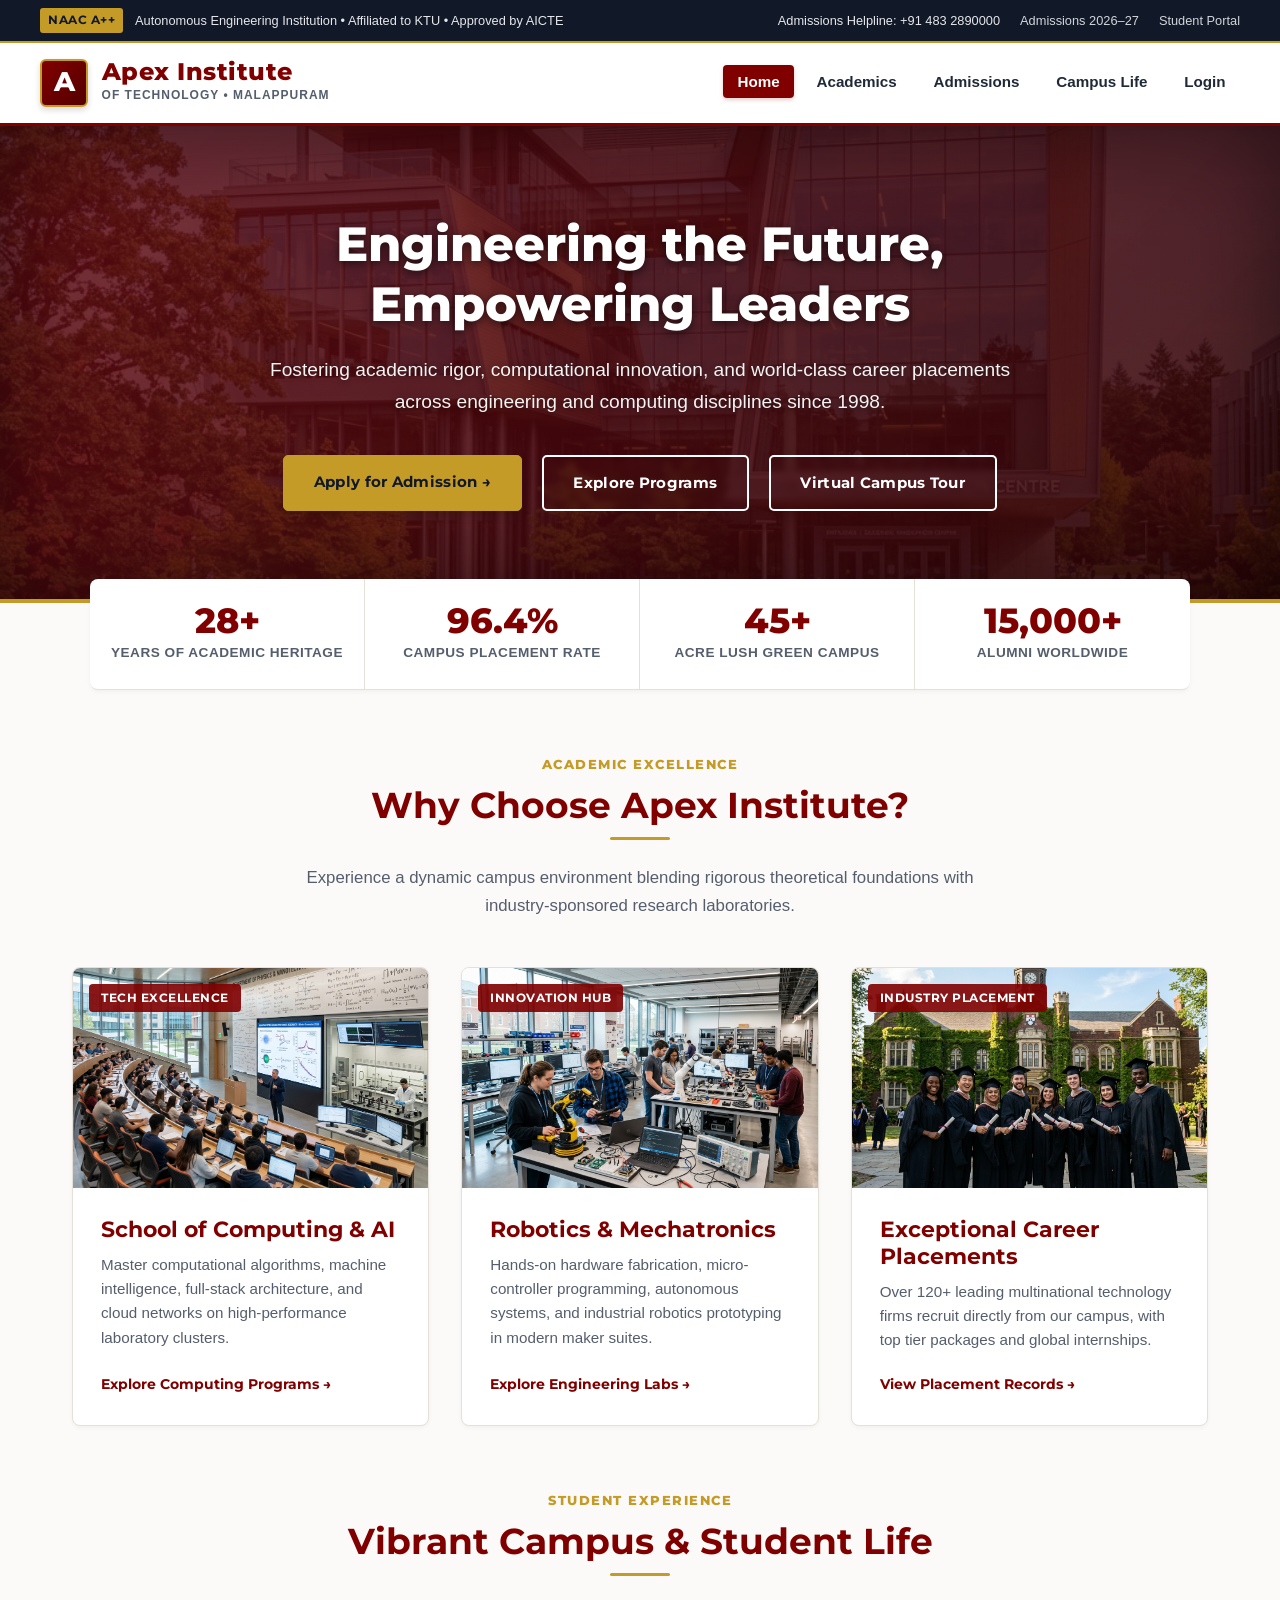
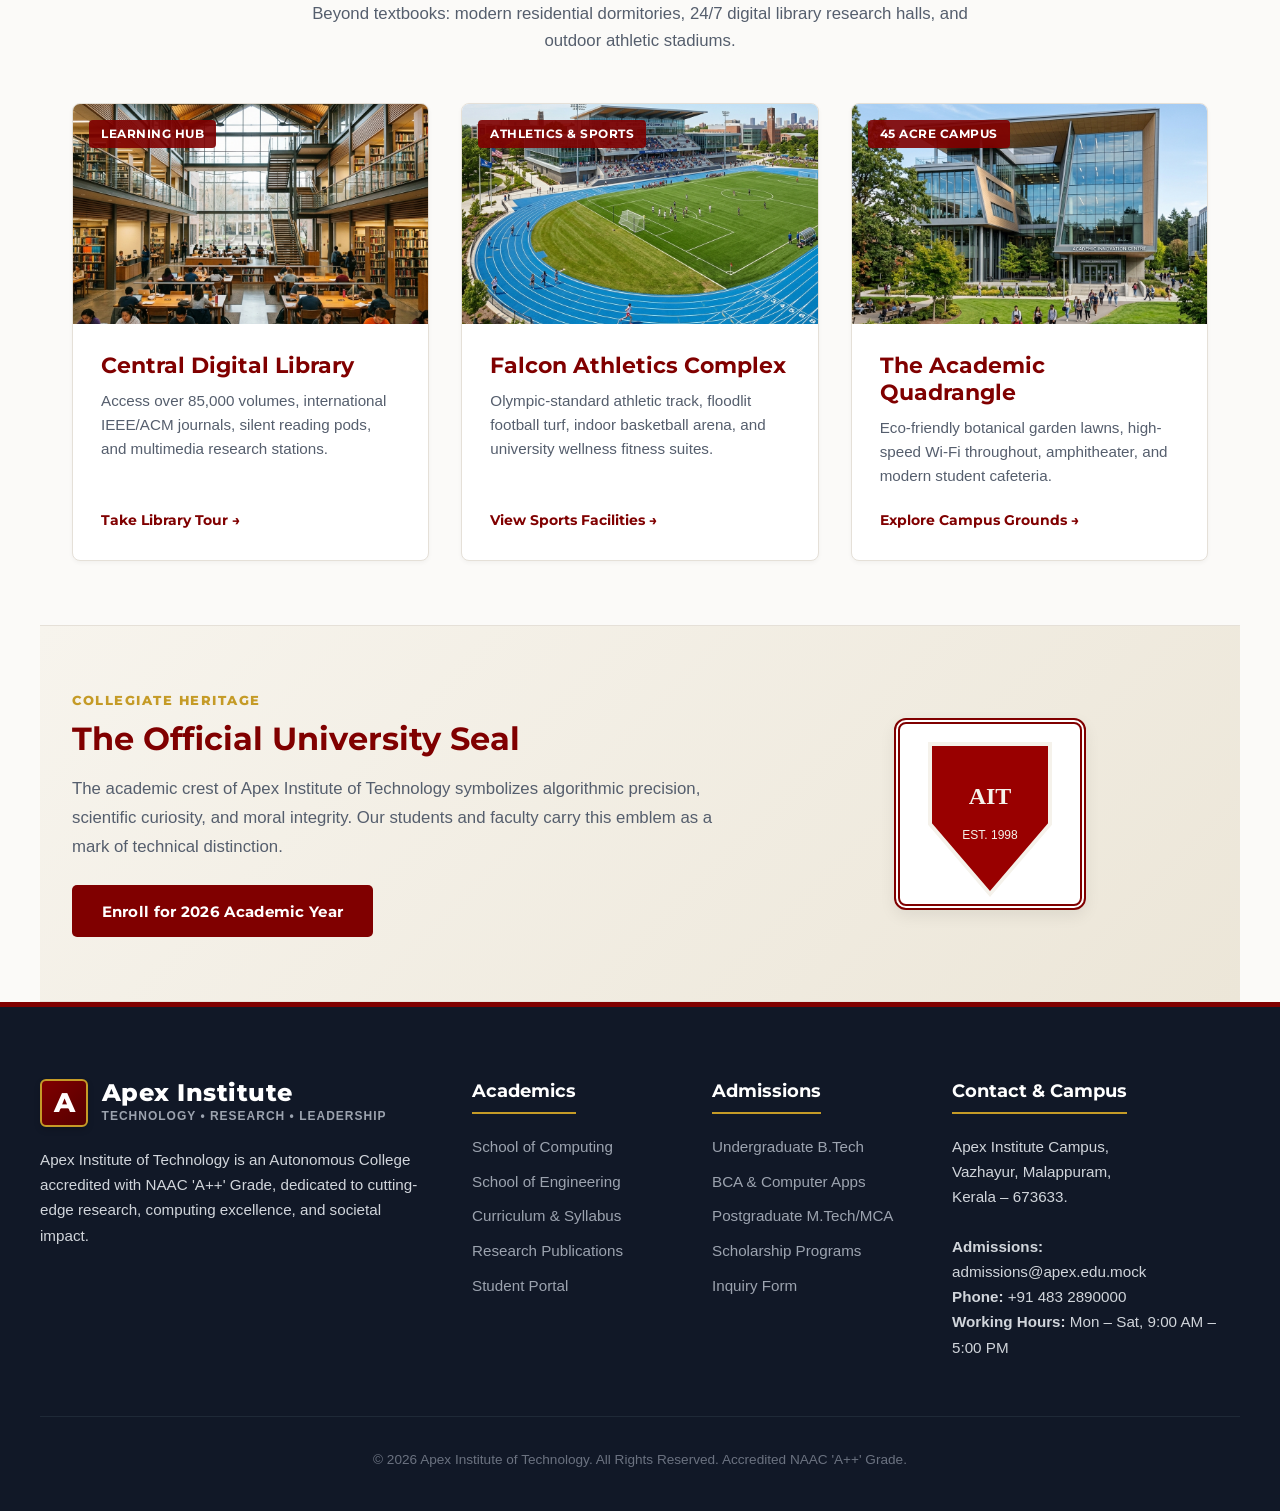
<file: index.html>
<!DOCTYPE html>
<html lang="en">
<head>
  <meta charset="UTF-8">
  <meta name="viewport" content="width=device-width, initial-scale=1.0">
  <title>Apex Institute of Technology | Autonomous Engineering &amp; Computing College</title>
  <link rel="stylesheet" href="style.css">
</head>
<body>

  <!-- Top Notice / University Accreditation Ribbon -->
  <div class="top-notice-bar">
    <div class="top-notice-content">
      <div class="top-notice-badges">
        <span class="accred-badge">NAAC A++</span>
        <span>Autonomous Engineering Institution &bull; Affiliated to KTU &bull; Approved by AICTE</span>
      </div>
      <div class="top-quick-links">
        <span>Admissions Helpline: +91 483 2890000</span>
        <a href="admissions.html">Admissions 2026–27</a>
        <a href="login.html">Student Portal</a>
      </div>
    </div>
  </div>

  <!-- Header -->
  <header>
    <div class="nav-container">
      <a href="index.html" class="logo" id="header-logo">
        <div class="logo-icon">A</div>
        <div class="logo-text-group">
          <span class="logo-text">Apex Institute</span>
          <span class="logo-tagline">Of Technology &bull; Malappuram</span>
        </div>
      </a>
      <nav aria-label="Main Navigation">
        <ul class="nav-links">
          <li><a href="index.html" class="active" id="nav-home">Home</a></li>
          <li><a href="academics.html" id="nav-academics">Academics</a></li>
          <li><a href="admissions.html" id="nav-admissions">Admissions</a></li>
          <li><a href="campus.html" id="nav-campus">Campus Life</a></li>
          <li><a href="login.html" id="nav-login">Login</a></li>
        </ul>
      </nav>
    </div>
  </header>

  <!-- Hero Section with Campus Photography -->
  <section class="hero" aria-label="Welcome Banner">
    <h1>Engineering the Future,<br>Empowering Leaders</h1>
    <p>Fostering academic rigor, computational innovation, and world-class career placements across engineering and computing disciplines since 1998.</p>
    <div class="hero-btns">
      <a href="admissions.html" class="btn btn-primary" id="hero-btn-apply">Apply for Admission &rarr;</a>
      <a href="academics.html" class="btn btn-outline" id="hero-btn-courses">Explore Programs</a>
      <a href="campus.html" class="btn btn-outline" id="hero-btn-campus">Virtual Campus Tour</a>
    </div>
  </section>

  <!-- Fast Facts / Collegiate Stats Strip -->
  <div class="stats-strip">
    <div class="stats-strip-grid">
      <div class="stat-strip-item">
        <div class="stat-strip-num">28+</div>
        <div class="stat-strip-label">Years of Academic Heritage</div>
      </div>
      <div class="stat-strip-item">
        <div class="stat-strip-num">96.4%</div>
        <div class="stat-strip-label">Campus Placement Rate</div>
      </div>
      <div class="stat-strip-item">
        <div class="stat-strip-num">45+</div>
        <div class="stat-strip-label">Acre Lush Green Campus</div>
      </div>
      <div class="stat-strip-item">
        <div class="stat-strip-num">15,000+</div>
        <div class="stat-strip-label">Alumni Worldwide</div>
      </div>
    </div>
  </div>

  <main>
    <!-- Section 1: Academic & Research Excellence with Photos -->
    <section class="section" aria-label="Key Highlights">
      <div class="section-header">
        <span class="section-tag">Academic Excellence</span>
        <h2 class="section-title">Why Choose Apex Institute?</h2>
        <p class="section-subtitle">Experience a dynamic campus environment blending rigorous theoretical foundations with industry-sponsored research laboratories.</p>
      </div>
      
      <div class="grid-three">
        <!-- Feature Photo Card 1: Computing -->
        <div class="photo-card" id="card-computing">
          <div class="photo-card-img-wrapper">
            <img src="photos/classroom.png" alt="Advanced Computer Science Lab Workstations at Apex Institute">
            <span class="photo-card-badge">Tech Excellence</span>
          </div>
          <div class="photo-card-body">
            <h3>School of Computing &amp; AI</h3>
            <p>Master computational algorithms, machine intelligence, full-stack architecture, and cloud networks on high-performance laboratory clusters.</p>
            <a href="academics.html" class="photo-card-link">Explore Computing Programs &rarr;</a>
          </div>
        </div>

        <!-- Feature Photo Card 2: Robotics & Engineering -->
        <div class="photo-card" id="card-research">
          <div class="photo-card-img-wrapper">
            <img src="photos/robotics_lab.jpg" alt="Robotics and Engineering Research Lab at Apex Institute">
            <span class="photo-card-badge">Innovation Hub</span>
          </div>
          <div class="photo-card-body">
            <h3>Robotics &amp; Mechatronics</h3>
            <p>Hands-on hardware fabrication, micro-controller programming, autonomous systems, and industrial robotics prototyping in modern maker suites.</p>
            <a href="academics.html" class="photo-card-link">Explore Engineering Labs &rarr;</a>
          </div>
        </div>

        <!-- Feature Photo Card 3: Placements & Graduation -->
        <div class="photo-card" id="card-placements">
          <div class="photo-card-img-wrapper">
            <img src="photos/convocation.jpg" alt="Graduation Convocation Ceremony at Apex Institute">
            <span class="photo-card-badge">Industry Placement</span>
          </div>
          <div class="photo-card-body">
            <h3>Exceptional Career Placements</h3>
            <p>Over 120+ leading multinational technology firms recruit directly from our campus, with top tier packages and global internships.</p>
            <a href="admissions.html" class="photo-card-link">View Placement Records &rarr;</a>
          </div>
        </div>
      </div>
    </section>

    <!-- Section 2: Campus Life Highlights with Photo Teasers -->
    <section class="section" style="padding-top: 0;" aria-label="Campus Life Overview">
      <div class="section-header">
        <span class="section-tag">Student Experience</span>
        <h2 class="section-title">Vibrant Campus &amp; Student Life</h2>
        <p class="section-subtitle">Beyond textbooks: modern residential dormitories, 24/7 digital library research halls, and outdoor athletic stadiums.</p>
      </div>

      <div class="grid-three">
        <div class="photo-card">
          <div class="photo-card-img-wrapper">
            <img src="photos/library.png" alt="AIT Central Digital Library">
            <span class="photo-card-badge">Learning Hub</span>
          </div>
          <div class="photo-card-body">
            <h3>Central Digital Library</h3>
            <p>Access over 85,000 volumes, international IEEE/ACM journals, silent reading pods, and multimedia research stations.</p>
            <a href="campus.html" class="photo-card-link">Take Library Tour &rarr;</a>
          </div>
        </div>

        <div class="photo-card">
          <div class="photo-card-img-wrapper">
            <img src="photos/sports.png" alt="Apex Falcon Athletics Sports Complex">
            <span class="photo-card-badge">Athletics &amp; Sports</span>
          </div>
          <div class="photo-card-body">
            <h3>Falcon Athletics Complex</h3>
            <p>Olympic-standard athletic track, floodlit football turf, indoor basketball arena, and university wellness fitness suites.</p>
            <a href="campus.html" class="photo-card-link">View Sports Facilities &rarr;</a>
          </div>
        </div>

        <div class="photo-card">
          <div class="photo-card-img-wrapper">
            <img src="photos/campus_hero.png" alt="Apex Quadrangle Campus Architecture">
            <span class="photo-card-badge">45 Acre Campus</span>
          </div>
          <div class="photo-card-body">
            <h3>The Academic Quadrangle</h3>
            <p>Eco-friendly botanical garden lawns, high-speed Wi-Fi throughout, amphitheater, and modern student cafeteria.</p>
            <a href="campus.html" class="photo-card-link">Explore Campus Grounds &rarr;</a>
          </div>
        </div>
      </div>
    </section>

    <!-- Section 3: University Seal on Canvas -->
    <section class="section canvas-section" aria-label="University Emblem">
      <div class="canvas-container">
        <div class="canvas-info">
          <span class="section-tag">Collegiate Heritage</span>
          <h2>The Official University Seal</h2>
          <p>The academic crest of Apex Institute of Technology symbolizes algorithmic precision, scientific curiosity, and moral integrity. Our students and faculty carry this emblem as a mark of technical distinction.</p>
          <div style="margin-top: 1rem;">
            <a href="admissions.html" class="btn btn-maroon">Enroll for 2026 Academic Year</a>
          </div>
        </div>
        <div class="canvas-visual">
          <canvas id="academic-shield" width="180" height="180" aria-label="Apex Academic Seal Shield">
            Apex Crest
          </canvas>
        </div>
      </div>
    </section>
  </main>

  <!-- Rich University Footer -->
  <footer>
    <div class="footer-container">
      <div class="footer-grid">
        <div class="footer-col">
          <div class="footer-logo">
            <div class="logo-icon">A</div>
            <div class="logo-text-group">
              <span class="logo-text">Apex Institute</span>
              <span class="logo-tagline" style="color: #9ca3af;">Technology &bull; Research &bull; Leadership</span>
            </div>
          </div>
          <p>Apex Institute of Technology is an Autonomous College accredited with NAAC 'A++' Grade, dedicated to cutting-edge research, computing excellence, and societal impact.</p>
        </div>

        <div class="footer-col">
          <h4>Academics</h4>
          <ul class="footer-links">
            <li><a href="academics.html">School of Computing</a></li>
            <li><a href="academics.html">School of Engineering</a></li>
            <li><a href="academics.html">Curriculum &amp; Syllabus</a></li>
            <li><a href="academics.html">Research Publications</a></li>
            <li><a href="login.html">Student Portal</a></li>
          </ul>
        </div>

        <div class="footer-col">
          <h4>Admissions</h4>
          <ul class="footer-links">
            <li><a href="admissions.html">Undergraduate B.Tech</a></li>
            <li><a href="admissions.html">BCA &amp; Computer Apps</a></li>
            <li><a href="admissions.html">Postgraduate M.Tech/MCA</a></li>
            <li><a href="admissions.html">Scholarship Programs</a></li>
            <li><a href="admissions.html">Inquiry Form</a></li>
          </ul>
        </div>

        <div class="footer-col">
          <h4>Contact &amp; Campus</h4>
          <p>
            Apex Institute Campus,<br>
            Vazhayur, Malappuram,<br>
            Kerala &ndash; 673633.<br><br>
            <strong>Admissions:</strong> admissions@apex.edu.mock<br>
            <strong>Phone:</strong> +91 483 2890000<br>
            <strong>Working Hours:</strong> Mon &ndash; Sat, 9:00 AM &ndash; 5:00 PM
          </p>
        </div>
      </div>
      <div class="footer-bottom">
        <p>&copy; 2026 Apex Institute of Technology. All Rights Reserved. Accredited NAAC 'A++' Grade.</p>
      </div>
    </div>
  </footer>

  <script src="jquery-3.7.1.min.js"></script>
  <script src="main.js"></script>
</body>
</html>
</file>
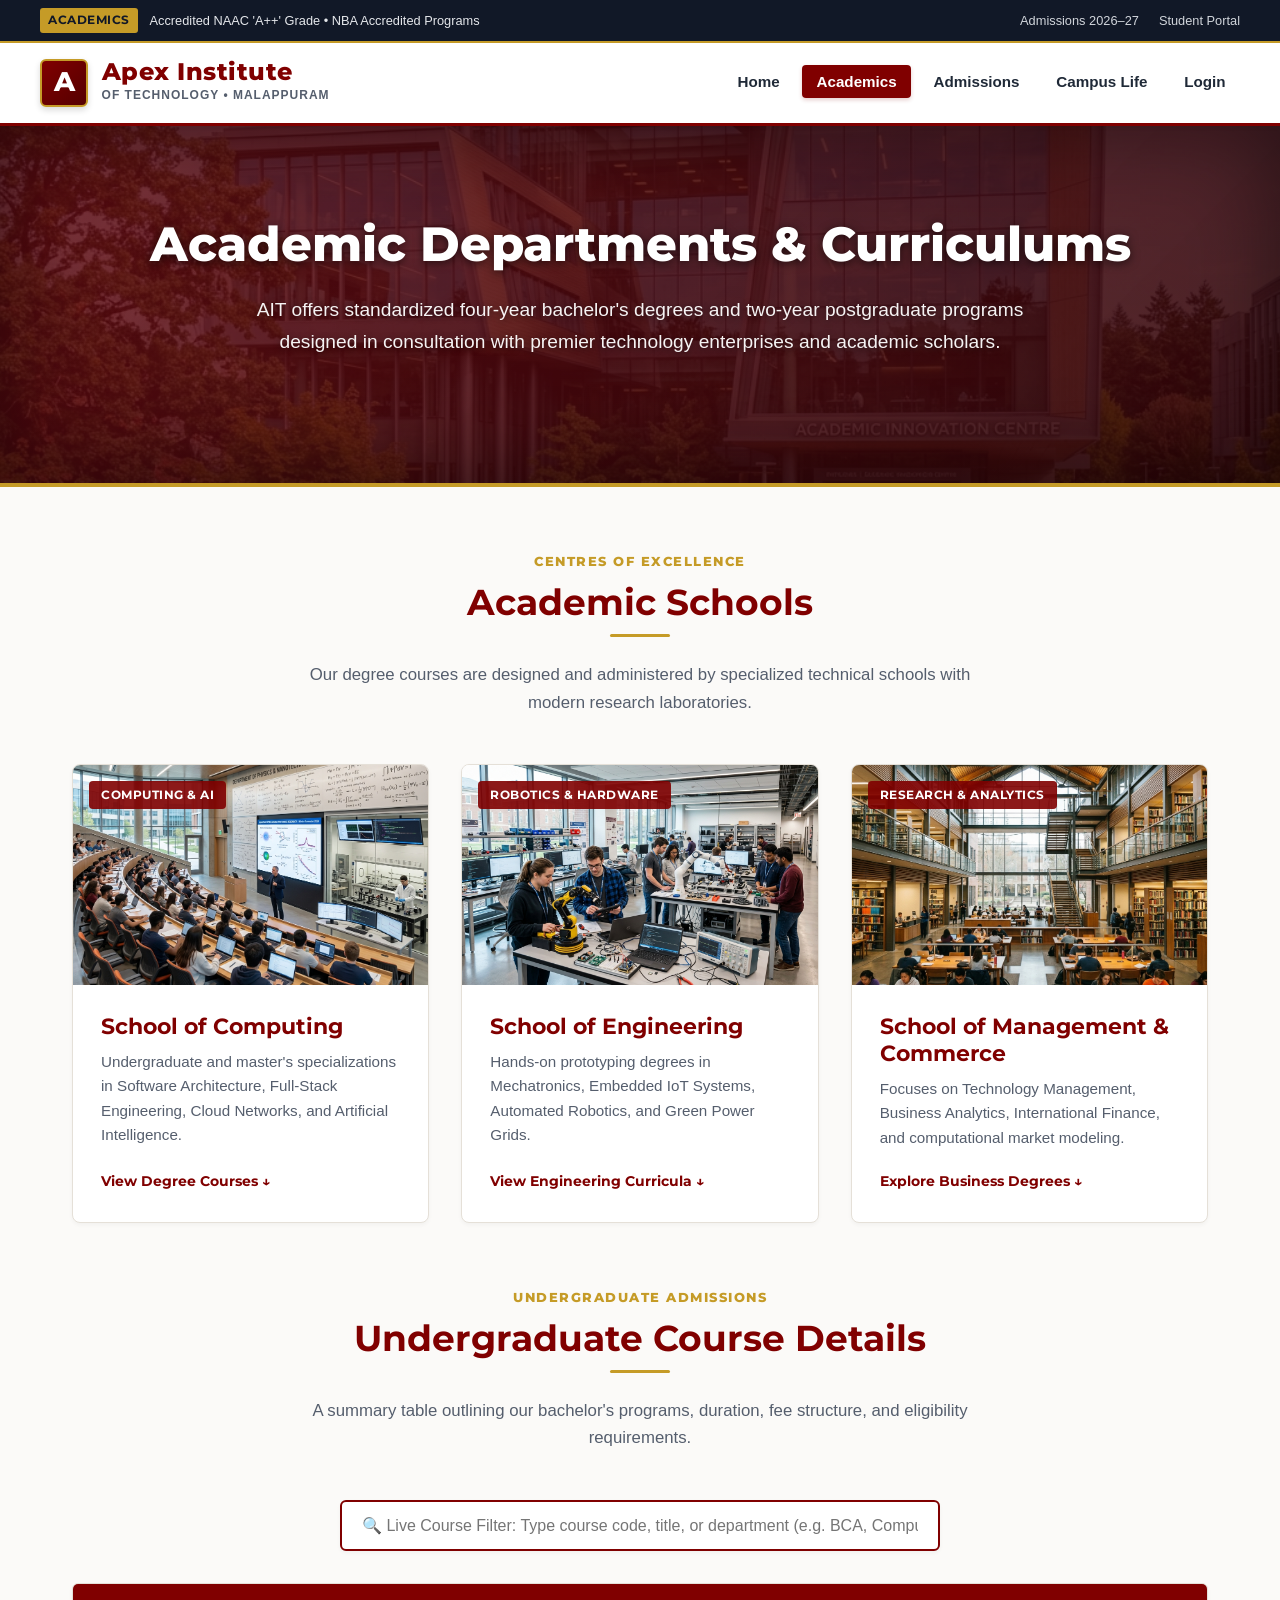
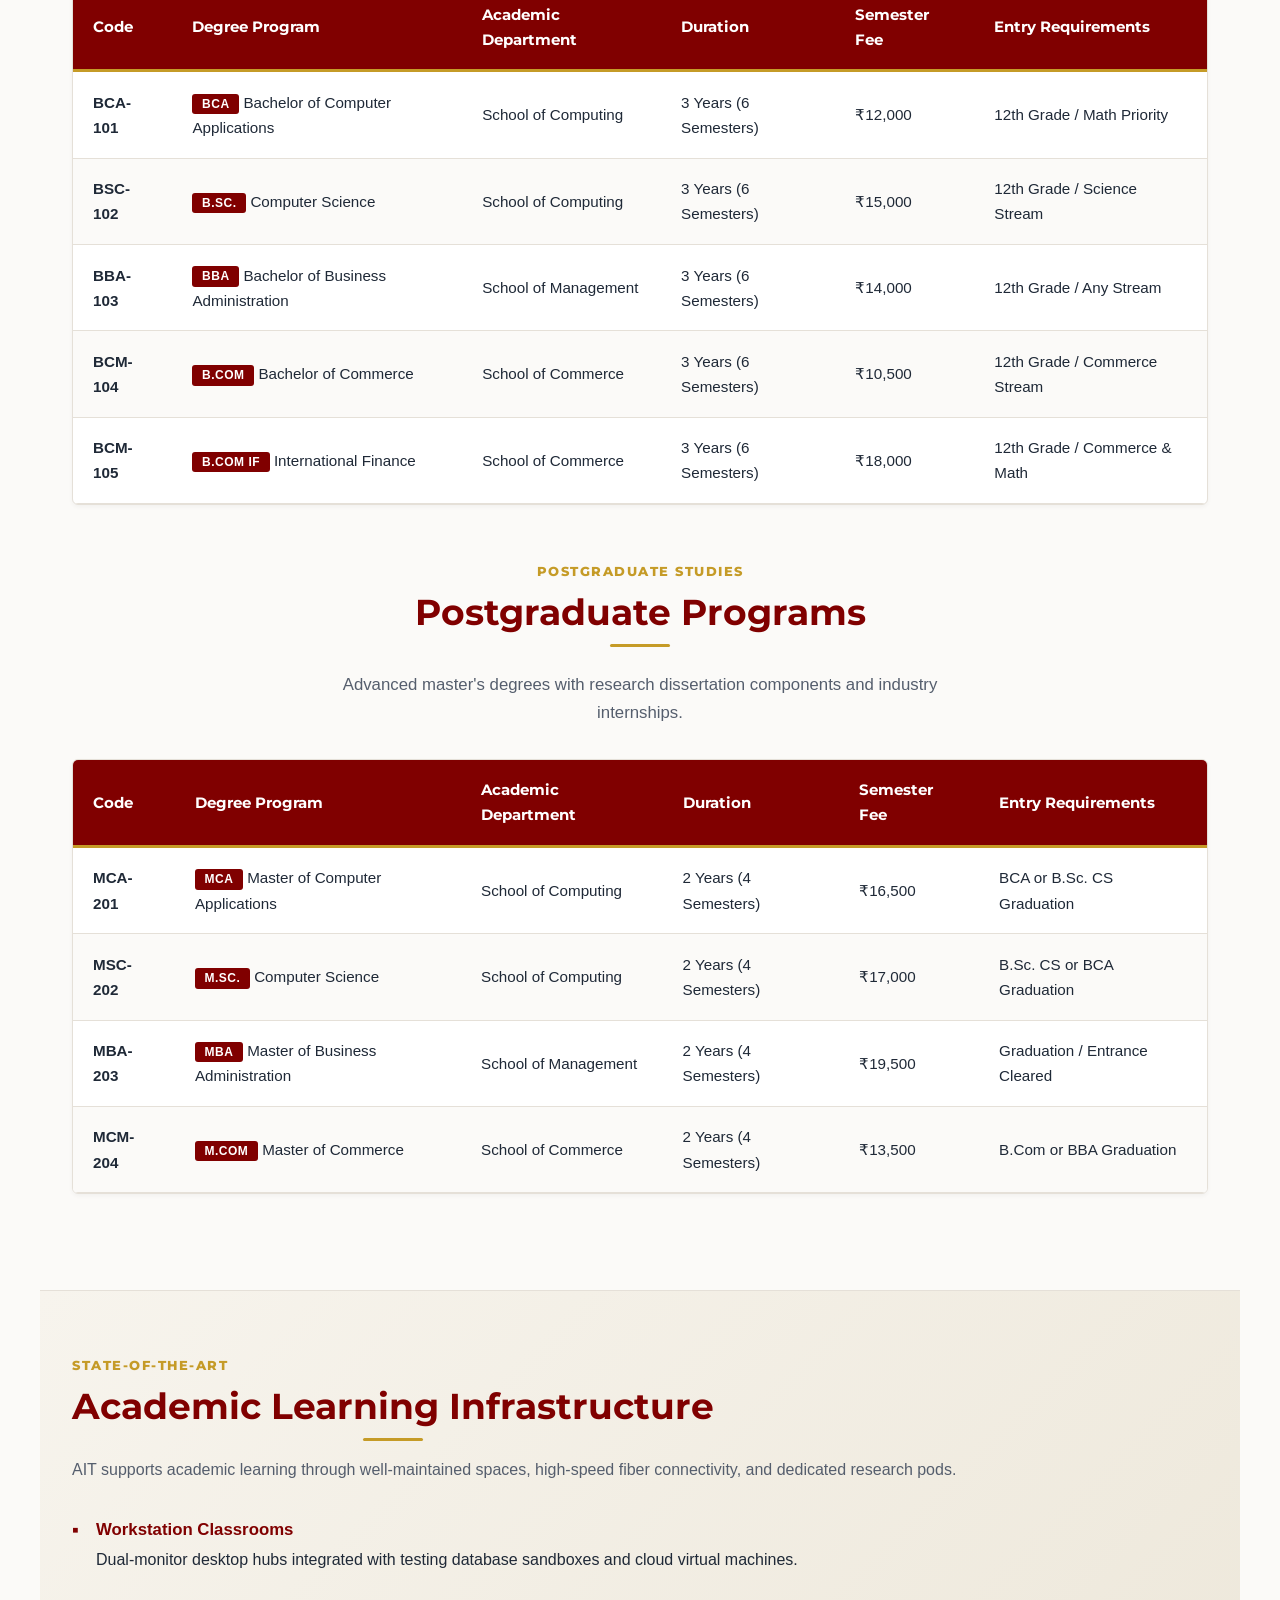
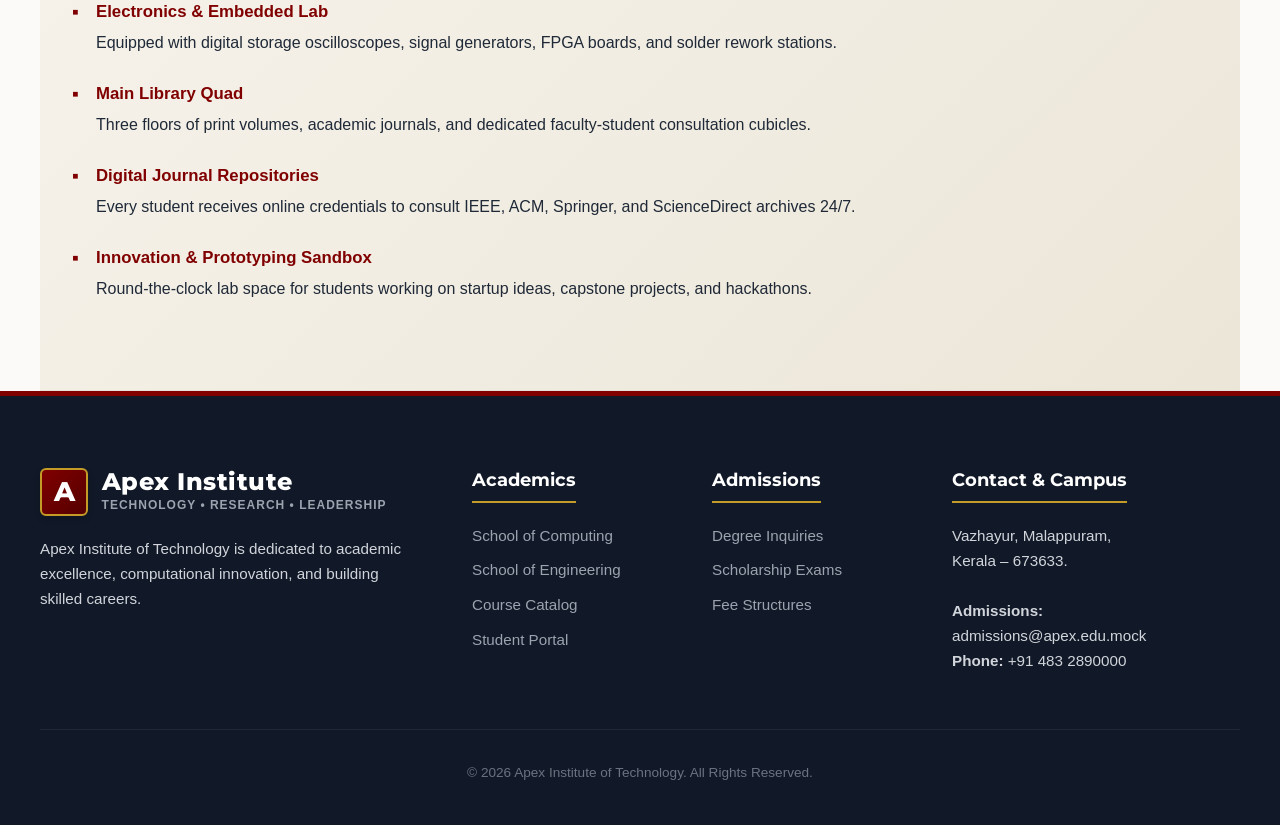
<file: academics.html>
<!DOCTYPE html>
<html lang="en">
<head>
  <meta charset="UTF-8">
  <meta name="viewport" content="width=device-width, initial-scale=1.0">
  <title>Academics &amp; Degree Programs | Apex Institute of Technology</title>
  <link rel="stylesheet" href="style.css">
</head>
<body>

  <!-- Top Notice Ribbon -->
  <div class="top-notice-bar">
    <div class="top-notice-content">
      <div class="top-notice-badges">
        <span class="accred-badge">Academics</span>
        <span>Accredited NAAC 'A++' Grade &bull; NBA Accredited Programs</span>
      </div>
      <div class="top-quick-links">
        <a href="admissions.html">Admissions 2026–27</a>
        <a href="login.html">Student Portal</a>
      </div>
    </div>
  </div>

  <header>
    <div class="nav-container">
      <a href="index.html" class="logo" id="header-logo">
        <div class="logo-icon">A</div>
        <div class="logo-text-group">
          <span class="logo-text">Apex Institute</span>
          <span class="logo-tagline">Of Technology &bull; Malappuram</span>
        </div>
      </a>
      <nav aria-label="Main Navigation">
        <ul class="nav-links">
          <li><a href="index.html" id="nav-home">Home</a></li>
          <li><a href="academics.html" class="active" id="nav-academics">Academics</a></li>
          <li><a href="admissions.html" id="nav-admissions">Admissions</a></li>
          <li><a href="campus.html" id="nav-campus">Campus Life</a></li>
          <li><a href="login.html" id="nav-login">Login</a></li>
        </ul>
      </nav>
    </div>
  </header>

  <section class="hero" aria-label="Academics Header">
    <h1>Academic Departments &amp; Curriculums</h1>
    <p>AIT offers standardized four-year bachelor's degrees and two-year postgraduate programs designed in consultation with premier technology enterprises and academic scholars.</p>
  </section>

  <main>
    <!-- Section 1: Academic Schools with Photography -->
    <section class="section" aria-label="Our Departments">
      <div class="section-header">
        <span class="section-tag">Centres of Excellence</span>
        <h2 class="section-title">Academic Schools</h2>
        <p class="section-subtitle">Our degree courses are designed and administered by specialized technical schools with modern research laboratories.</p>
      </div>
      
      <div class="grid-three">
        <div class="photo-card" id="school-computing">
          <div class="photo-card-img-wrapper">
            <img src="photos/classroom.png" alt="School of Computing at Apex Institute">
            <span class="photo-card-badge">Computing &amp; AI</span>
          </div>
          <div class="photo-card-body">
            <h3>School of Computing</h3>
            <p>Undergraduate and master's specializations in Software Architecture, Full-Stack Engineering, Cloud Networks, and Artificial Intelligence.</p>
            <a href="#ug-programs-table" class="photo-card-link">View Degree Courses &darr;</a>
          </div>
        </div>
        
        <div class="photo-card" id="school-engineering">
          <div class="photo-card-img-wrapper">
            <img src="photos/robotics_lab.jpg" alt="School of Engineering and Robotics Hub">
            <span class="photo-card-badge">Robotics &amp; Hardware</span>
          </div>
          <div class="photo-card-body">
            <h3>School of Engineering</h3>
            <p>Hands-on prototyping degrees in Mechatronics, Embedded IoT Systems, Automated Robotics, and Green Power Grids.</p>
            <a href="#ug-programs-table" class="photo-card-link">View Engineering Curricula &darr;</a>
          </div>
        </div>
        
        <div class="photo-card" id="school-design">
          <div class="photo-card-img-wrapper">
            <img src="photos/library.png" alt="School of Research and Digital Library">
            <span class="photo-card-badge">Research &amp; Analytics</span>
          </div>
          <div class="photo-card-body">
            <h3>School of Management &amp; Commerce</h3>
            <p>Focuses on Technology Management, Business Analytics, International Finance, and computational market modeling.</p>
            <a href="#ug-programs-table" class="photo-card-link">Explore Business Degrees &darr;</a>
          </div>
        </div>
      </div>
    </section>

    <!-- Section 2: Undergraduate Table with Search Filter -->
    <section class="section" style="padding-top: 0;" aria-label="Program List">
      <div class="section-header">
        <span class="section-tag">Undergraduate Admissions</span>
        <h2 class="section-title">Undergraduate Course Details</h2>
        <p class="section-subtitle">A summary table outlining our bachelor's programs, duration, fee structure, and eligibility requirements.</p>
      </div>
      
      <div style="margin-bottom: 2rem; text-align: center;">
        <input type="text" id="course-search" placeholder="🔍 Live Course Filter: Type course code, title, or department (e.g. BCA, Computing)..." style="width: 100%; max-width: 600px; padding: 0.9rem 1.25rem; border: 2px solid var(--primary-color); border-radius: 6px; font-size: 1rem; box-shadow: var(--shadow-sm);">
      </div>

      <div class="table-container">
        <table id="ug-programs-table">
          <thead>
            <tr>
              <th scope="col">Code</th>
              <th scope="col">Degree Program</th>
              <th scope="col">Academic Department</th>
              <th scope="col">Duration</th>
              <th scope="col">Semester Fee</th>
              <th scope="col">Entry Requirements</th>
            </tr>
          </thead>
          <tbody>
            <tr>
              <td><strong>BCA-101</strong></td>
              <td><span class="badge-program">BCA</span> Bachelor of Computer Applications</td>
              <td>School of Computing</td>
              <td>3 Years (6 Semesters)</td>
              <td>₹12,000</td>
              <td>12th Grade / Math Priority</td>
            </tr>
            <tr>
              <td><strong>BSC-102</strong></td>
              <td><span class="badge-program">B.Sc.</span> Computer Science</td>
              <td>School of Computing</td>
              <td>3 Years (6 Semesters)</td>
              <td>₹15,000</td>
              <td>12th Grade / Science Stream</td>
            </tr>
            <tr>
              <td><strong>BBA-103</strong></td>
              <td><span class="badge-program">BBA</span> Bachelor of Business Administration</td>
              <td>School of Management</td>
              <td>3 Years (6 Semesters)</td>
              <td>₹14,000</td>
              <td>12th Grade / Any Stream</td>
            </tr>
            <tr>
              <td><strong>BCM-104</strong></td>
              <td><span class="badge-program">B.Com</span> Bachelor of Commerce</td>
              <td>School of Commerce</td>
              <td>3 Years (6 Semesters)</td>
              <td>₹10,500</td>
              <td>12th Grade / Commerce Stream</td>
            </tr>
            <tr>
              <td><strong>BCM-105</strong></td>
              <td><span class="badge-program">B.Com IF</span> International Finance</td>
              <td>School of Commerce</td>
              <td>3 Years (6 Semesters)</td>
              <td>₹18,000</td>
              <td>12th Grade / Commerce &amp; Math</td>
            </tr>
          </tbody>
        </table>
      </div>

      <!-- Section 3: Postgraduate Programs -->
      <div class="section-header" style="margin-top: 3.5rem; margin-bottom: 2rem;">
        <span class="section-tag">Postgraduate Studies</span>
        <h2 class="section-title">Postgraduate Programs</h2>
        <p class="section-subtitle">Advanced master's degrees with research dissertation components and industry internships.</p>
      </div>

      <div class="table-container">
        <table id="pg-programs-table">
          <thead>
            <tr>
              <th scope="col">Code</th>
              <th scope="col">Degree Program</th>
              <th scope="col">Academic Department</th>
              <th scope="col">Duration</th>
              <th scope="col">Semester Fee</th>
              <th scope="col">Entry Requirements</th>
            </tr>
          </thead>
          <tbody>
            <tr>
              <td><strong>MCA-201</strong></td>
              <td><span class="badge-program">MCA</span> Master of Computer Applications</td>
              <td>School of Computing</td>
              <td>2 Years (4 Semesters)</td>
              <td>₹16,500</td>
              <td>BCA or B.Sc. CS Graduation</td>
            </tr>
            <tr>
              <td><strong>MSC-202</strong></td>
              <td><span class="badge-program">M.Sc.</span> Computer Science</td>
              <td>School of Computing</td>
              <td>2 Years (4 Semesters)</td>
              <td>₹17,000</td>
              <td>B.Sc. CS or BCA Graduation</td>
            </tr>
            <tr>
              <td><strong>MBA-203</strong></td>
              <td><span class="badge-program">MBA</span> Master of Business Administration</td>
              <td>School of Management</td>
              <td>2 Years (4 Semesters)</td>
              <td>₹19,500</td>
              <td>Graduation / Entrance Cleared</td>
            </tr>
            <tr>
              <td><strong>MCM-204</strong></td>
              <td><span class="badge-program">M.Com</span> Master of Commerce</td>
              <td>School of Commerce</td>
              <td>2 Years (4 Semesters)</td>
              <td>₹13,500</td>
              <td>B.Com or BBA Graduation</td>
            </tr>
          </tbody>
        </table>
      </div>
    </section>

    <!-- Section 4: Academic Infrastructure -->
    <section class="section canvas-section" aria-label="Academic Facilities">
      <span class="section-tag">State-of-the-Art</span>
      <h2 class="section-title" style="text-align: left; margin-bottom: 1rem;">Academic Learning Infrastructure</h2>
      <p style="margin-bottom: 2rem; color: var(--text-muted);">AIT supports academic learning through well-maintained spaces, high-speed fiber connectivity, and dedicated research pods.</p>
      <ul class="styled-list">
        <li>
          <strong>Workstation Classrooms</strong>
          Dual-monitor desktop hubs integrated with testing database sandboxes and cloud virtual machines.
        </li>
        <li>
          <strong>Electronics &amp; Embedded Lab</strong>
          Equipped with digital storage oscilloscopes, signal generators, FPGA boards, and solder rework stations.
        </li>
        <li>
          <strong>Main Library Quad</strong>
          Three floors of print volumes, academic journals, and dedicated faculty-student consultation cubicles.
        </li>
        <li>
          <strong>Digital Journal Repositories</strong>
          Every student receives online credentials to consult IEEE, ACM, Springer, and ScienceDirect archives 24/7.
        </li>
        <li>
          <strong>Innovation &amp; Prototyping Sandbox</strong>
          Round-the-clock lab space for students working on startup ideas, capstone projects, and hackathons.
        </li>
      </ul>
    </section>
  </main>

  <footer>
    <div class="footer-container">
      <div class="footer-grid">
        <div class="footer-col">
          <div class="footer-logo">
            <div class="logo-icon">A</div>
            <div class="logo-text-group">
              <span class="logo-text">Apex Institute</span>
              <span class="logo-tagline" style="color: #9ca3af;">Technology &bull; Research &bull; Leadership</span>
            </div>
          </div>
          <p>Apex Institute of Technology is dedicated to academic excellence, computational innovation, and building skilled careers.</p>
        </div>

        <div class="footer-col">
          <h4>Academics</h4>
          <ul class="footer-links">
            <li><a href="academics.html">School of Computing</a></li>
            <li><a href="academics.html">School of Engineering</a></li>
            <li><a href="academics.html">Course Catalog</a></li>
            <li><a href="login.html">Student Portal</a></li>
          </ul>
        </div>

        <div class="footer-col">
          <h4>Admissions</h4>
          <ul class="footer-links">
            <li><a href="admissions.html">Degree Inquiries</a></li>
            <li><a href="admissions.html">Scholarship Exams</a></li>
            <li><a href="admissions.html">Fee Structures</a></li>
          </ul>
        </div>

        <div class="footer-col">
          <h4>Contact &amp; Campus</h4>
          <p>
            Vazhayur, Malappuram,<br>
            Kerala &ndash; 673633.<br><br>
            <strong>Admissions:</strong> admissions@apex.edu.mock<br>
            <strong>Phone:</strong> +91 483 2890000
          </p>
        </div>
      </div>
      <div class="footer-bottom">
        <p>&copy; 2026 Apex Institute of Technology. All Rights Reserved.</p>
      </div>
    </div>
  </footer>

  <script src="jquery-3.7.1.min.js"></script>
  <script src="main.js"></script>
</body>
</html>
</file>
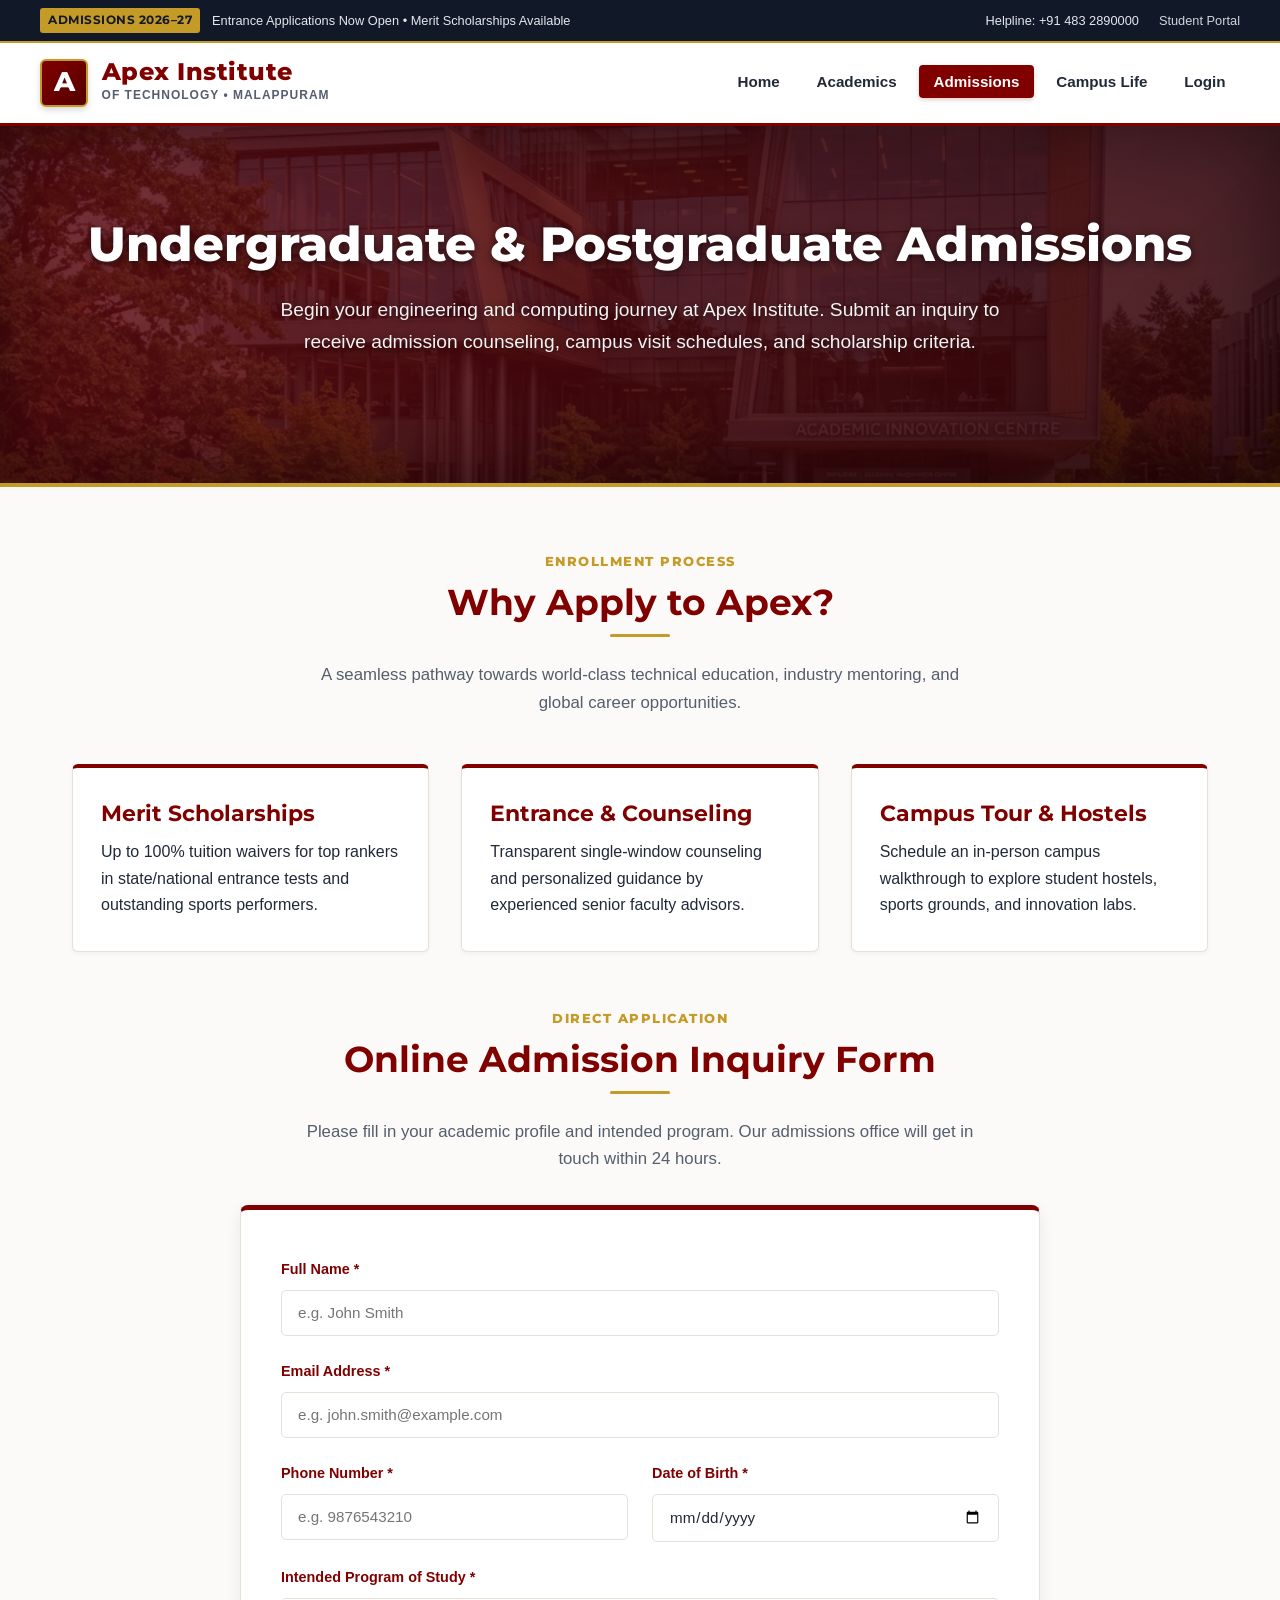
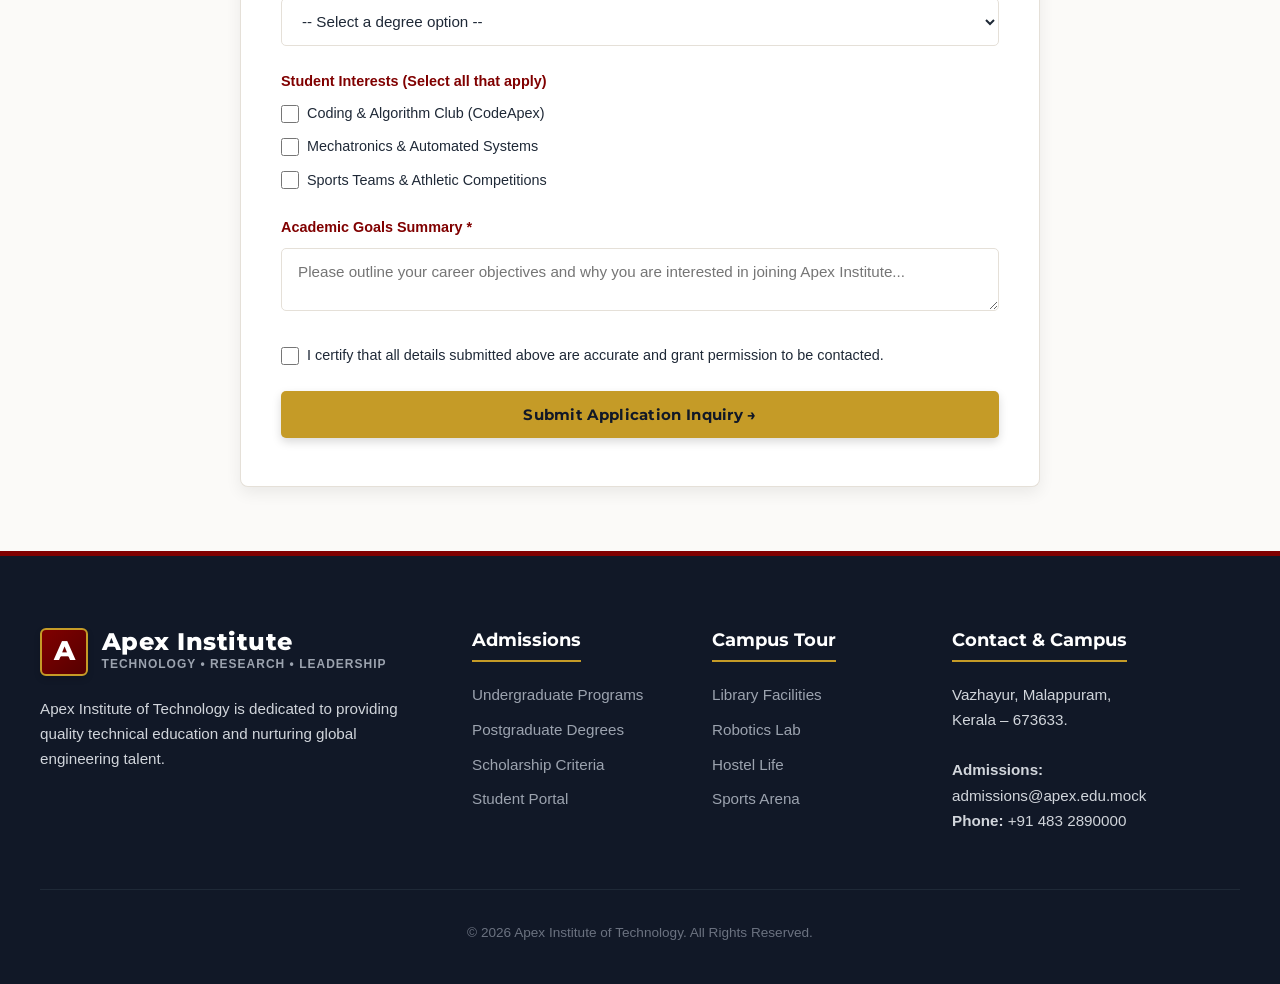
<file: admissions.html>
<!DOCTYPE html>
<html lang="en">
<head>
  <meta charset="UTF-8">
  <meta name="viewport" content="width=device-width, initial-scale=1.0">
  <title>Admissions &amp; Enrollment | Apex Institute of Technology</title>
  <link rel="stylesheet" href="style.css">
</head>
<body>

  <!-- Top Notice Ribbon -->
  <div class="top-notice-bar">
    <div class="top-notice-content">
      <div class="top-notice-badges">
        <span class="accred-badge">Admissions 2026–27</span>
        <span>Entrance Applications Now Open &bull; Merit Scholarships Available</span>
      </div>
      <div class="top-quick-links">
        <span>Helpline: +91 483 2890000</span>
        <a href="login.html">Student Portal</a>
      </div>
    </div>
  </div>

  <header>
    <div class="nav-container">
      <a href="index.html" class="logo" id="header-logo">
        <div class="logo-icon">A</div>
        <div class="logo-text-group">
          <span class="logo-text">Apex Institute</span>
          <span class="logo-tagline">Of Technology &bull; Malappuram</span>
        </div>
      </a>
      <nav aria-label="Main Navigation">
        <ul class="nav-links">
          <li><a href="index.html" id="nav-home">Home</a></li>
          <li><a href="academics.html" id="nav-academics">Academics</a></li>
          <li><a href="admissions.html" class="active" id="nav-admissions">Admissions</a></li>
          <li><a href="campus.html" id="nav-campus">Campus Life</a></li>
          <li><a href="login.html" id="nav-login">Login</a></li>
        </ul>
      </nav>
    </div>
  </header>

  <section class="hero" aria-label="Admissions Header">
    <h1>Undergraduate &amp; Postgraduate Admissions</h1>
    <p>Begin your engineering and computing journey at Apex Institute. Submit an inquiry to receive admission counseling, campus visit schedules, and scholarship criteria.</p>
  </section>

  <main>
    <!-- Admissions Highlights -->
    <section class="section" aria-label="Admission Steps">
      <div class="section-header">
        <span class="section-tag">Enrollment Process</span>
        <h2 class="section-title">Why Apply to Apex?</h2>
        <p class="section-subtitle">A seamless pathway towards world-class technical education, industry mentoring, and global career opportunities.</p>
      </div>

      <div class="grid-three" style="margin-bottom: 3.5rem;">
        <div class="card">
          <h3 class="card-title">Merit Scholarships</h3>
          <p>Up to 100% tuition waivers for top rankers in state/national entrance tests and outstanding sports performers.</p>
        </div>
        <div class="card">
          <h3 class="card-title">Entrance &amp; Counseling</h3>
          <p>Transparent single-window counseling and personalized guidance by experienced senior faculty advisors.</p>
        </div>
        <div class="card">
          <h3 class="card-title">Campus Tour &amp; Hostels</h3>
          <p>Schedule an in-person campus walkthrough to explore student hostels, sports grounds, and innovation labs.</p>
        </div>
      </div>

      <!-- Application Form -->
      <div class="section-header" style="margin-bottom: 2rem;">
        <span class="section-tag">Direct Application</span>
        <h2 class="section-title">Online Admission Inquiry Form</h2>
        <p class="section-subtitle">Please fill in your academic profile and intended program. Our admissions office will get in touch within 24 hours.</p>
      </div>

      <div class="form-card">
        <form action="process_admission.php" method="POST" id="inquiry-form">
          
          <div class="form-group">
            <label for="fullname">Full Name *</label>
            <input type="text" id="fullname" name="fullname" placeholder="e.g. John Smith" required autocomplete="name">
          </div>
          
          <div class="form-group">
            <label for="email">Email Address *</label>
            <input type="email" id="email" name="email" placeholder="e.g. john.smith@example.com" required autocomplete="email">
          </div>

          <div class="form-row">
            <div class="form-group">
              <label for="phone">Phone Number *</label>
              <input type="tel" id="phone" name="phone" placeholder="e.g. 9876543210" required autocomplete="tel">
            </div>
            
            <div class="form-group">
              <label for="dob">Date of Birth *</label>
              <input type="date" id="dob" name="dob" required>
            </div>
          </div>

          <div class="form-group">
            <label for="program-select">Intended Program of Study *</label>
            <select id="program-select" name="program" required>
              <option value="" disabled selected>-- Select a degree option --</option>
              <optgroup label="Undergraduate Programs">
                <option value="bca">BCA - Computer Applications</option>
                <option value="bsc-cs">B.Sc. Computer Science</option>
                <option value="bba">BBA - Business Administration</option>
                <option value="bcom">B.Com - Bachelor of Commerce</option>
                <option value="bcom-if">B.Com IF - International Finance</option>
              </optgroup>
              <optgroup label="Postgraduate Programs">
                <option value="mca">MCA - Master of Computer Applications</option>
                <option value="msc-cs">M.Sc. Computer Science</option>
                <option value="mba">MBA - Master of Business Admin</option>
                <option value="mcom">M.Com - Master of Commerce</option>
              </optgroup>
            </select>
          </div>

          <div class="form-group">
            <label>Student Interests (Select all that apply)</label>
            <div class="checkbox-group">
              <label class="option-label">
                <input type="checkbox" name="interests" value="coding">
                Coding &amp; Algorithm Club (CodeApex)
              </label>
              <label class="option-label">
                <input type="checkbox" name="interests" value="robotics">
                Mechatronics &amp; Automated Systems
              </label>
              <label class="option-label">
                <input type="checkbox" name="interests" value="athletics">
                Sports Teams &amp; Athletic Competitions
              </label>
            </div>
          </div>

          <div class="form-group">
            <label for="sop">Academic Goals Summary *</label>
            <textarea id="sop" name="sop" placeholder="Please outline your career objectives and why you are interested in joining Apex Institute..." required></textarea>
          </div>

          <div class="form-group">
            <label class="option-label">
              <input type="checkbox" name="consent" required>
              I certify that all details submitted above are accurate and grant permission to be contacted.
            </label>
          </div>

          <button type="submit" class="btn btn-primary" style="width: 100%; border: none;">
            Submit Application Inquiry &rarr;
          </button>
        </form>
      </div>
    </section>
  </main>

  <footer>
    <div class="footer-container">
      <div class="footer-grid">
        <div class="footer-col">
          <div class="footer-logo">
            <div class="logo-icon">A</div>
            <div class="logo-text-group">
              <span class="logo-text">Apex Institute</span>
              <span class="logo-tagline" style="color: #9ca3af;">Technology &bull; Research &bull; Leadership</span>
            </div>
          </div>
          <p>Apex Institute of Technology is dedicated to providing quality technical education and nurturing global engineering talent.</p>
        </div>

        <div class="footer-col">
          <h4>Admissions</h4>
          <ul class="footer-links">
            <li><a href="admissions.html">Undergraduate Programs</a></li>
            <li><a href="admissions.html">Postgraduate Degrees</a></li>
            <li><a href="admissions.html">Scholarship Criteria</a></li>
            <li><a href="login.html">Student Portal</a></li>
          </ul>
        </div>

        <div class="footer-col">
          <h4>Campus Tour</h4>
          <ul class="footer-links">
            <li><a href="campus.html">Library Facilities</a></li>
            <li><a href="campus.html">Robotics Lab</a></li>
            <li><a href="campus.html">Hostel Life</a></li>
            <li><a href="campus.html">Sports Arena</a></li>
          </ul>
        </div>

        <div class="footer-col">
          <h4>Contact &amp; Campus</h4>
          <p>
            Vazhayur, Malappuram,<br>
            Kerala &ndash; 673633.<br><br>
            <strong>Admissions:</strong> admissions@apex.edu.mock<br>
            <strong>Phone:</strong> +91 483 2890000
          </p>
        </div>
      </div>
      <div class="footer-bottom">
        <p>&copy; 2026 Apex Institute of Technology. All Rights Reserved.</p>
      </div>
    </div>
  </footer>

  <script src="jquery-3.7.1.min.js"></script>
  <script src="main.js"></script>
</body>
</html>
</file>
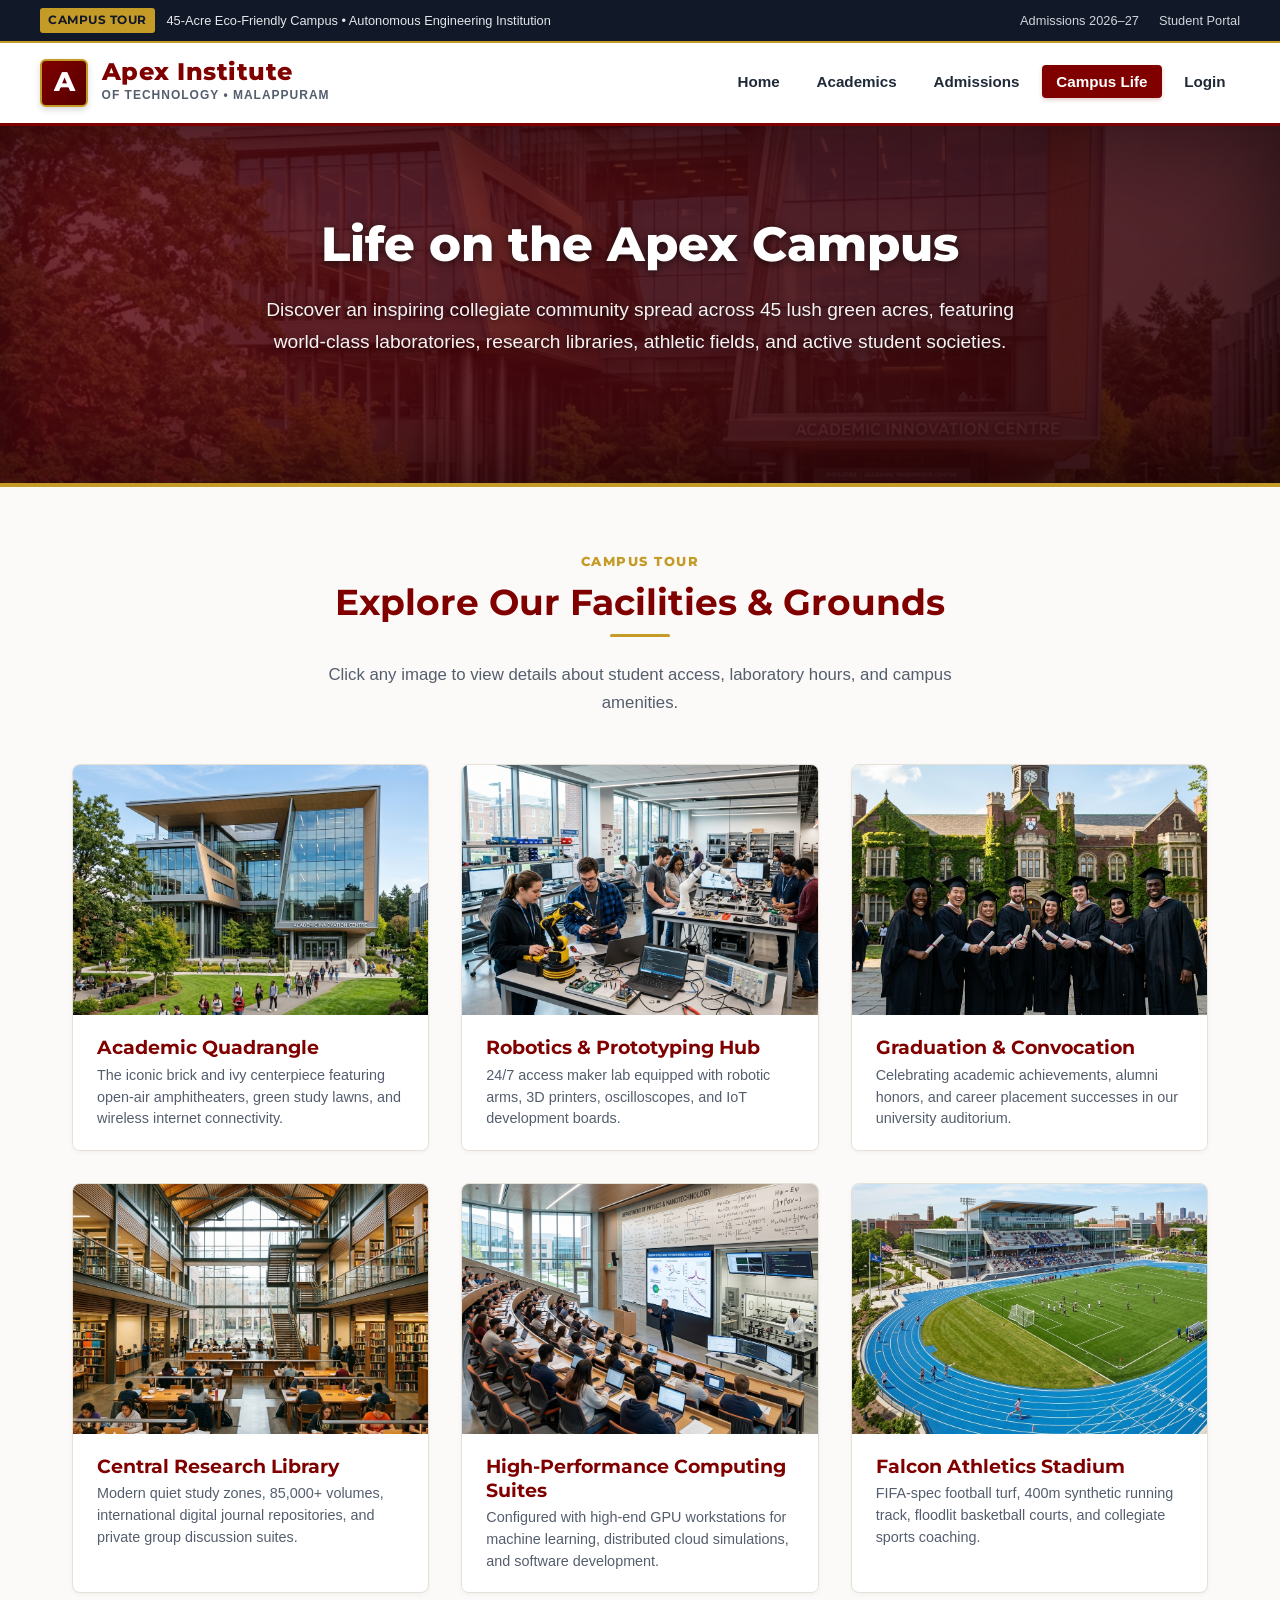
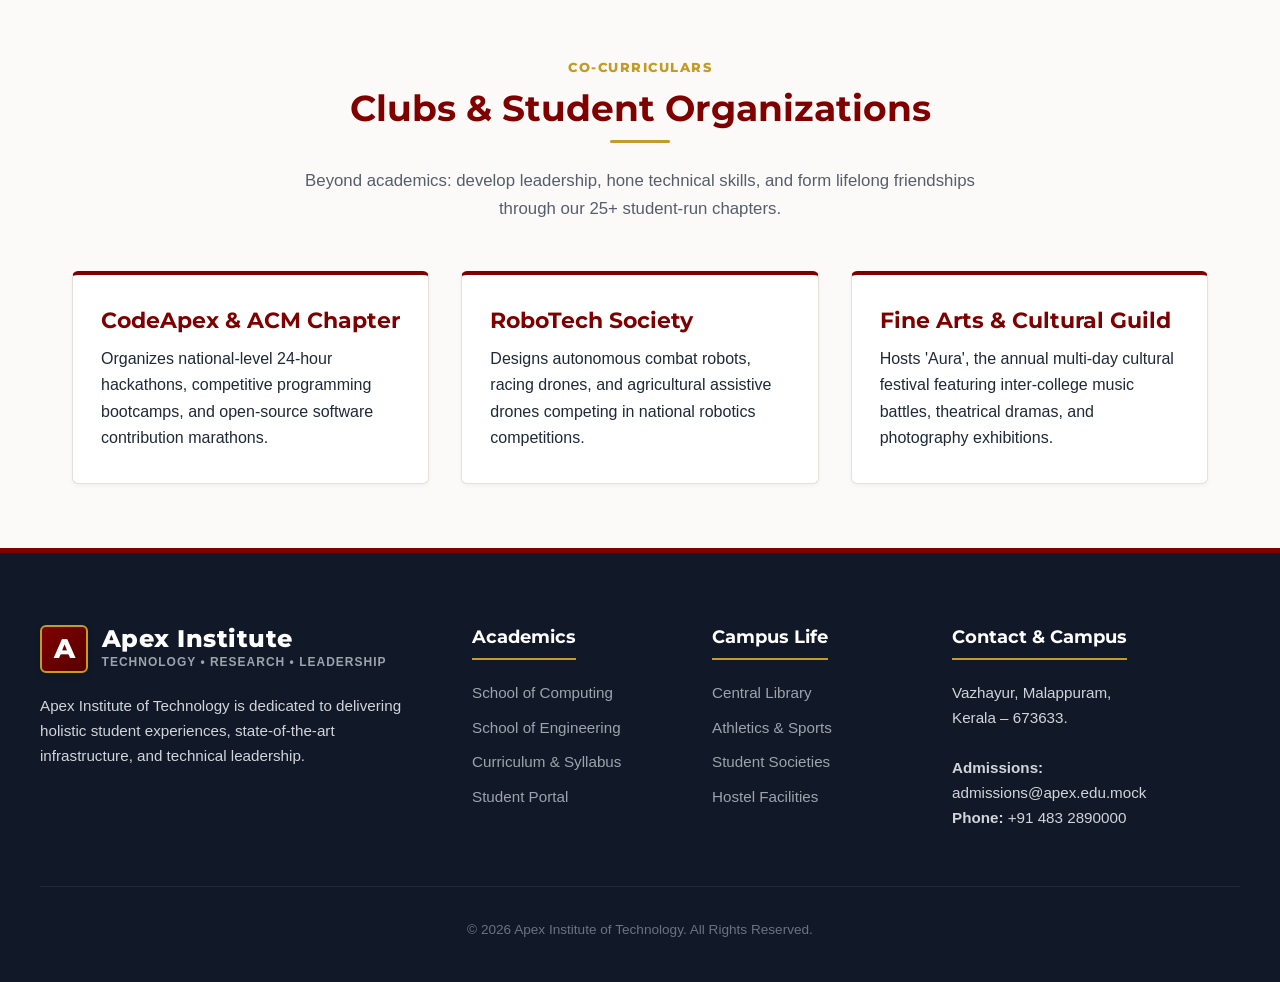
<file: campus.html>
<!DOCTYPE html>
<html lang="en">
<head>
  <meta charset="UTF-8">
  <meta name="viewport" content="width=device-width, initial-scale=1.0">
  <title>Campus Life &amp; Facilities | Apex Institute of Technology</title>
  <link rel="stylesheet" href="style.css">
</head>
<body>

  <!-- Top Notice Ribbon -->
  <div class="top-notice-bar">
    <div class="top-notice-content">
      <div class="top-notice-badges">
        <span class="accred-badge">Campus Tour</span>
        <span>45-Acre Eco-Friendly Campus &bull; Autonomous Engineering Institution</span>
      </div>
      <div class="top-quick-links">
        <a href="admissions.html">Admissions 2026–27</a>
        <a href="login.html">Student Portal</a>
      </div>
    </div>
  </div>

  <header>
    <div class="nav-container">
      <a href="index.html" class="logo" id="header-logo">
        <div class="logo-icon">A</div>
        <div class="logo-text-group">
          <span class="logo-text">Apex Institute</span>
          <span class="logo-tagline">Of Technology &bull; Malappuram</span>
        </div>
      </a>
      <nav aria-label="Main Navigation">
        <ul class="nav-links">
          <li><a href="index.html" id="nav-home">Home</a></li>
          <li><a href="academics.html" id="nav-academics">Academics</a></li>
          <li><a href="admissions.html" id="nav-admissions">Admissions</a></li>
          <li><a href="campus.html" class="active" id="nav-campus">Campus Life</a></li>
          <li><a href="login.html" id="nav-login">Login</a></li>
        </ul>
      </nav>
    </div>
  </header>

  <section class="hero" aria-label="Campus Life Header">
    <h1>Life on the Apex Campus</h1>
    <p>Discover an inspiring collegiate community spread across 45 lush green acres, featuring world-class laboratories, research libraries, athletic fields, and active student societies.</p>
  </section>

  <main>
    <!-- Section 1: Campus Photo Gallery -->
    <section class="section" aria-label="Campus Gallery">
      <div class="section-header">
        <span class="section-tag">Campus Tour</span>
        <h2 class="section-title">Explore Our Facilities &amp; Grounds</h2>
        <p class="section-subtitle">Click any image to view details about student access, laboratory hours, and campus amenities.</p>
      </div>

      <div class="gallery-grid">
        <div class="gallery-item" id="gallery-quad">
          <img src="photos/campus_hero.png" alt="AIT Main Quadrangle and Administration Building">
          <div class="gallery-caption">
            <h4>Academic Quadrangle</h4>
            <p>The iconic brick and ivy centerpiece featuring open-air amphitheaters, green study lawns, and wireless internet connectivity.</p>
          </div>
        </div>

        <div class="gallery-item" id="gallery-robotics">
          <img src="photos/robotics_lab.jpg" alt="AIT Robotics and Advanced Fabrication Laboratory">
          <div class="gallery-caption">
            <h4>Robotics &amp; Prototyping Hub</h4>
            <p>24/7 access maker lab equipped with robotic arms, 3D printers, oscilloscopes, and IoT development boards.</p>
          </div>
        </div>

        <div class="gallery-item" id="gallery-convocation">
          <img src="photos/convocation.jpg" alt="AIT Graduation and Convocation Day">
          <div class="gallery-caption">
            <h4>Graduation &amp; Convocation</h4>
            <p>Celebrating academic achievements, alumni honors, and career placement successes in our university auditorium.</p>
          </div>
        </div>

        <div class="gallery-item" id="gallery-library">
          <img src="photos/library.png" alt="AIT Central Library study desks and book shelves">
          <div class="gallery-caption">
            <h4>Central Research Library</h4>
            <p>Modern quiet study zones, 85,000+ volumes, international digital journal repositories, and private group discussion suites.</p>
          </div>
        </div>

        <div class="gallery-item" id="gallery-classroom">
          <img src="photos/classroom.png" alt="Modern computer lab and research classroom">
          <div class="gallery-caption">
            <h4>High-Performance Computing Suites</h4>
            <p>Configured with high-end GPU workstations for machine learning, distributed cloud simulations, and software development.</p>
          </div>
        </div>

        <div class="gallery-item" id="gallery-sports">
          <img src="photos/sports.png" alt="Outdoor athletic running track and soccer field">
          <div class="gallery-caption">
            <h4>Falcon Athletics Stadium</h4>
            <p>FIFA-spec football turf, 400m synthetic running track, floodlit basketball courts, and collegiate sports coaching.</p>
          </div>
        </div>
      </div>
    </section>

    <!-- Section 2: Student Experience & Clubs -->
    <section class="section" style="padding-top: 0;" aria-label="Student Clubs">
      <div class="section-header">
        <span class="section-tag">Co-Curriculars</span>
        <h2 class="section-title">Clubs &amp; Student Organizations</h2>
        <p class="section-subtitle">Beyond academics: develop leadership, hone technical skills, and form lifelong friendships through our 25+ student-run chapters.</p>
      </div>

      <div class="grid-three">
        <div class="card">
          <h3 class="card-title">CodeApex &amp; ACM Chapter</h3>
          <p>Organizes national-level 24-hour hackathons, competitive programming bootcamps, and open-source software contribution marathons.</p>
        </div>

        <div class="card">
          <h3 class="card-title">RoboTech Society</h3>
          <p>Designs autonomous combat robots, racing drones, and agricultural assistive drones competing in national robotics competitions.</p>
        </div>

        <div class="card">
          <h3 class="card-title">Fine Arts &amp; Cultural Guild</h3>
          <p>Hosts 'Aura', the annual multi-day cultural festival featuring inter-college music battles, theatrical dramas, and photography exhibitions.</p>
        </div>
      </div>
    </section>
  </main>

  <footer>
    <div class="footer-container">
      <div class="footer-grid">
        <div class="footer-col">
          <div class="footer-logo">
            <div class="logo-icon">A</div>
            <div class="logo-text-group">
              <span class="logo-text">Apex Institute</span>
              <span class="logo-tagline" style="color: #9ca3af;">Technology &bull; Research &bull; Leadership</span>
            </div>
          </div>
          <p>Apex Institute of Technology is dedicated to delivering holistic student experiences, state-of-the-art infrastructure, and technical leadership.</p>
        </div>

        <div class="footer-col">
          <h4>Academics</h4>
          <ul class="footer-links">
            <li><a href="academics.html">School of Computing</a></li>
            <li><a href="academics.html">School of Engineering</a></li>
            <li><a href="academics.html">Curriculum &amp; Syllabus</a></li>
            <li><a href="login.html">Student Portal</a></li>
          </ul>
        </div>

        <div class="footer-col">
          <h4>Campus Life</h4>
          <ul class="footer-links">
            <li><a href="campus.html">Central Library</a></li>
            <li><a href="campus.html">Athletics &amp; Sports</a></li>
            <li><a href="campus.html">Student Societies</a></li>
            <li><a href="campus.html">Hostel Facilities</a></li>
          </ul>
        </div>

        <div class="footer-col">
          <h4>Contact &amp; Campus</h4>
          <p>
            Vazhayur, Malappuram,<br>
            Kerala &ndash; 673633.<br><br>
            <strong>Admissions:</strong> admissions@apex.edu.mock<br>
            <strong>Phone:</strong> +91 483 2890000
          </p>
        </div>
      </div>
      <div class="footer-bottom">
        <p>&copy; 2026 Apex Institute of Technology. All Rights Reserved.</p>
      </div>
    </div>
  </footer>

  <script src="jquery-3.7.1.min.js"></script>
  <script src="main.js"></script>
</body>
</html>
</file>
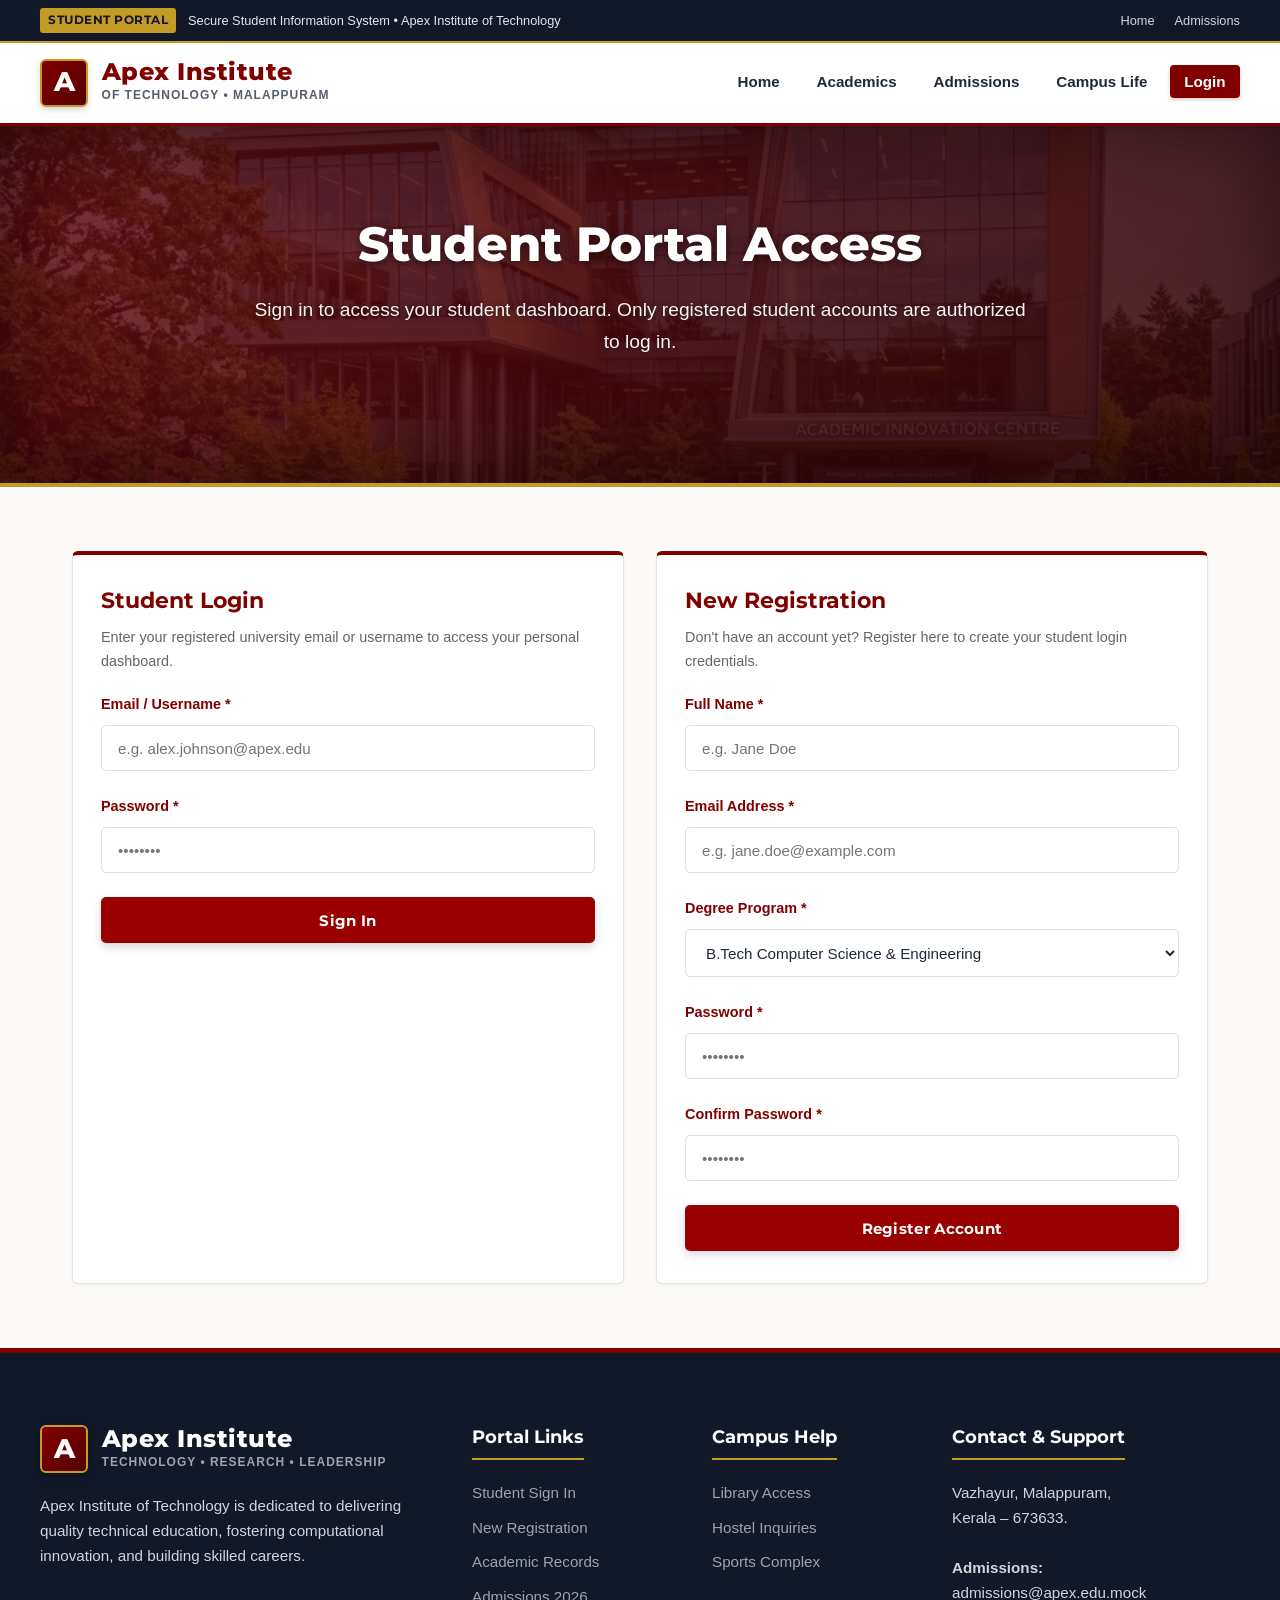
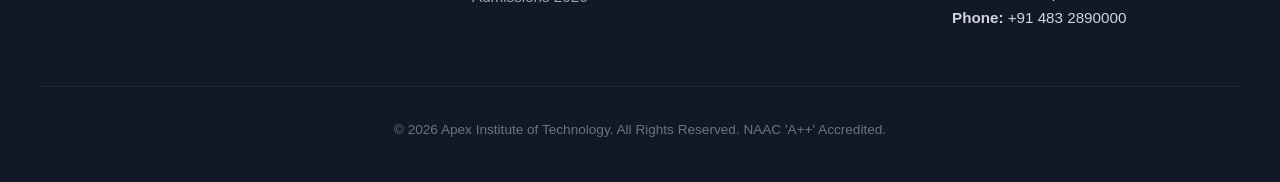
<file: login.html>
<!DOCTYPE html>
<html lang="en">
<head>
  <meta charset="UTF-8">
  <meta name="viewport" content="width=device-width, initial-scale=1.0">
  <title>Login / Register | Apex Institute of Technology</title>
  <link rel="stylesheet" href="style.css">
</head>
<body>

  <!-- Top Notice Ribbon -->
  <div class="top-notice-bar">
    <div class="top-notice-content">
      <div class="top-notice-badges">
        <span class="accred-badge">Student Portal</span>
        <span>Secure Student Information System &bull; Apex Institute of Technology</span>
      </div>
      <div class="top-quick-links">
        <a href="index.html">Home</a>
        <a href="admissions.html">Admissions</a>
      </div>
    </div>
  </div>

  <header>
    <div class="nav-container">
      <a href="index.html" class="logo" id="header-logo">
        <div class="logo-icon">A</div>
        <div class="logo-text-group">
          <span class="logo-text">Apex Institute</span>
          <span class="logo-tagline">Of Technology &bull; Malappuram</span>
        </div>
      </a>
      <nav aria-label="Main Navigation">
        <ul class="nav-links">
          <li><a href="index.html" id="nav-home">Home</a></li>
          <li><a href="academics.html" id="nav-academics">Academics</a></li>
          <li><a href="admissions.html" id="nav-admissions">Admissions</a></li>
          <li><a href="campus.html" id="nav-campus">Campus Life</a></li>
          <li><a href="login.html" class="active" id="nav-login">Login</a></li>
        </ul>
      </nav>
    </div>
  </header>

  <section class="hero" id="page-hero" aria-label="Portal Header">
    <h1 id="hero-title">Student Portal Access</h1>
    <p id="hero-subtitle">Sign in to access your student dashboard. Only registered student accounts are authorized to log in.</p>
  </section>

  <main>
    <!-- ========================================================
         SECTION 1: AUTHENTICATION (LOGIN & REGISTRATION)
         ======================================================== -->
    <section class="section" id="auth-section" aria-label="Account Access Form">
      <div class="grid-three">
        
        <!-- STUDENT LOGIN PANEL -->
        <div class="card" id="login-panel">
          <h3 class="card-title">Student Login</h3>
          <p style="font-size: 0.9rem; color: #666; margin-bottom: 1.25rem;">
            Enter your registered university email or username to access your personal dashboard.
          </p>

          <form id="student-login-form">
            <div class="form-group">
              <label for="login-username">Email / Username *</label>
              <input type="text" id="login-username" name="username" placeholder="e.g. alex.johnson@apex.edu" required autocomplete="username">
            </div>
            
            <div class="form-group">
              <label for="login-password">Password *</label>
              <input type="password" id="login-password" name="password" placeholder="••••••••" required autocomplete="current-password">
            </div>
            
            <button type="submit" class="btn btn-primary" id="btn-login-submit" style="background-color: #990000; color: #ffffff; width: 100%; border: none;">
              Sign In
            </button>
          </form>
        </div>

        <!-- NEW STUDENT REGISTRATION PANEL -->
        <div class="card" id="register-panel">
          <h3 class="card-title">New Registration</h3>
          <p style="font-size: 0.9rem; color: #666; margin-bottom: 1.25rem;">
            Don't have an account yet? Register here to create your student login credentials.
          </p>

          <form id="student-register-form">
            <div class="form-group">
              <label for="register-name">Full Name *</label>
              <input type="text" id="register-name" name="name" placeholder="e.g. Jane Doe" required autocomplete="name">
            </div>

            <div class="form-group">
              <label for="register-email">Email Address *</label>
              <input type="email" id="register-email" name="email" placeholder="e.g. jane.doe@example.com" required autocomplete="email">
            </div>

            <div class="form-group">
              <label for="register-program">Degree Program *</label>
              <select id="register-program" name="program" required>
                <option value="B.Tech Computer Science & Engineering">B.Tech Computer Science & Engineering</option>
                <option value="B.Tech Electronics & Communication">B.Tech Electronics & Communication</option>
                <option value="BCA - Computer Applications">BCA - Computer Applications</option>
                <option value="B.Sc Data Science & AI">B.Sc Data Science & AI</option>
                <option value="MCA - Master of Computer Applications">MCA - Master of Computer Applications</option>
              </select>
            </div>

            <div class="form-group">
              <label for="register-password">Password *</label>
              <input type="password" id="register-password" name="password" placeholder="••••••••" required autocomplete="new-password">
            </div>

            <div class="form-group">
              <label for="register-confirm">Confirm Password *</label>
              <input type="password" id="register-confirm" name="confirm-password" placeholder="••••••••" required autocomplete="new-password">
            </div>

            <button type="submit" class="btn btn-primary" id="btn-register-submit" style="background-color: #990000; color: #ffffff; width: 100%; border: none;">
              Register Account
            </button>
          </form>
        </div>

      </div>
    </section>

    <!-- ========================================================
         SECTION 2: STUDENT DASHBOARD (APPEARS AFTER LOGIN)
         ======================================================== -->
    <section class="section" id="dashboard-section" style="display: none;" aria-label="Student Dashboard">
      
      <!-- Student Banner -->
      <div class="student-banner">
        <div class="student-profile-lead">
          <div class="student-avatar" id="dash-avatar">AJ</div>
          <div class="student-meta">
            <h2>Welcome back, <span id="dash-student-name">Alex Johnson</span>!</h2>
            <p id="dash-student-program">B.Tech Computer Science &amp; Engineering</p>
            <div class="student-pill-group">
              <span class="pill-badge" id="dash-student-id">ID: AIT-2026-1001</span>
              <span class="pill-badge active">&#9679; Status: Enrolled &amp; Active</span>
              <span class="pill-badge" id="dash-student-email">alex.johnson@apex.edu</span>
            </div>
          </div>
        </div>
        <div>
          <button type="button" class="btn btn-outline" id="btn-logout" style="border-color: #ffffff; color: #ffffff; cursor: pointer;">
            Sign Out &rarr;
          </button>
        </div>
      </div>

      <!-- Quick Metrics Grid -->
      <div class="stats-grid">
        <div class="stat-card">
          <div class="stat-label">Cumulative GPA</div>
          <div class="stat-value">3.85 <span style="font-size: 1rem; color: #666;">/ 4.0</span></div>
          <div class="stat-desc">Top 5% &bull; Dean's Honour List</div>
        </div>

        <div class="stat-card">
          <div class="stat-label">Semester Attendance</div>
          <div class="stat-value" style="color: #2e7d32;">94.4%</div>
          <div class="stat-desc">Eligible for all End-Sem Examinations</div>
        </div>

        <div class="stat-card">
          <div class="stat-label">Enrolled Courses</div>
          <div class="stat-value">5</div>
          <div class="stat-desc">18 Total Academic Credits</div>
        </div>

        <div class="stat-card">
          <div class="stat-label">Current Academic Term</div>
          <div class="stat-value" style="font-size: 1.5rem; line-height: 2rem;">Spring 2026</div>
          <div class="stat-desc">Semester 4 &bull; Midterms in 3 weeks</div>
        </div>
      </div>

      <!-- Two-Column Layout -->
      <div class="dashboard-grid">
        <!-- Left: Coursework & Circulars -->
        <div>
          <div class="card" style="margin-bottom: 2rem;">
            <div style="display: flex; justify-content: space-between; align-items: center; margin-bottom: 1rem;">
              <h3 class="card-title" style="margin-bottom: 0;">Enrolled Courses &amp; Timetable</h3>
              <span class="badge-program">5 Courses Active</span>
            </div>
            
            <div class="table-container" style="margin-bottom: 0;">
              <table>
                <thead>
                  <tr>
                    <th>Course</th>
                    <th>Title &amp; Instructor</th>
                    <th>Credits</th>
                    <th>Class Schedule</th>
                    <th>Attendance</th>
                  </tr>
                </thead>
                <tbody>
                  <tr>
                    <td><strong>CS301</strong></td>
                    <td>
                      <div><strong>Data Structures &amp; Algorithms</strong></div>
                      <div style="font-size: 0.85rem; color: #666;">Dr. K. Narayanan &bull; Lecture Hall 2B</div>
                    </td>
                    <td>4</td>
                    <td style="font-size: 0.9rem;">Mon, Wed 09:30 - 10:45 AM</td>
                    <td><span style="font-weight: bold; color: #2e7d32;">96%</span></td>
                  </tr>
                  <tr>
                    <td><strong>CS302</strong></td>
                    <td>
                      <div><strong>Database Management Systems</strong></div>
                      <div style="font-size: 0.85rem; color: #666;">Prof. Anitha Menon &bull; CS Lab 3</div>
                    </td>
                    <td>4</td>
                    <td style="font-size: 0.9rem;">Tue, Thu 11:00 - 12:15 PM</td>
                    <td><span style="font-weight: bold; color: #2e7d32;">92%</span></td>
                  </tr>
                  <tr>
                    <td><strong>CS303</strong></td>
                    <td>
                      <div><strong>Web Application Architecture</strong></div>
                      <div style="font-size: 0.85rem; color: #666;">Prof. Rahul Varma &bull; Software Studio 1</div>
                    </td>
                    <td>3</td>
                    <td style="font-size: 0.9rem;">Mon, Fri 02:00 - 03:30 PM</td>
                    <td><span style="font-weight: bold; color: #2e7d32;">95%</span></td>
                  </tr>
                  <tr>
                    <td><strong>MA301</strong></td>
                    <td>
                      <div><strong>Discrete Mathematics &amp; Graph Theory</strong></div>
                      <div style="font-size: 0.85rem; color: #666;">Dr. E. Sreedharan &bull; Seminar Hall A</div>
                    </td>
                    <td>4</td>
                    <td style="font-size: 0.9rem;">Wed, Fri 11:00 - 12:15 PM</td>
                    <td><span style="font-weight: bold; color: #2e7d32;">91%</span></td>
                  </tr>
                  <tr>
                    <td><strong>CS305</strong></td>
                    <td>
                      <div><strong>Operating Systems &amp; System Programming</strong></div>
                      <div style="font-size: 0.85rem; color: #666;">Prof. Priya Nair &bull; Systems Lab 2</div>
                    </td>
                    <td>3</td>
                    <td style="font-size: 0.9rem;">Tue, Thu 02:00 - 03:30 PM</td>
                    <td><span style="font-weight: bold; color: #2e7d32;">98%</span></td>
                  </tr>
                </tbody>
              </table>
            </div>
          </div>

          <div class="card">
            <h3 class="card-title">Campus Notices &amp; Circulars</h3>
            <ul class="styled-list" style="margin-top: 1rem;">
              <li>
                <strong>Mid-Semester Examination Timetable</strong>
                The Spring 2026 theory and practical mid-term examinations commence from March 18, 2026. Hall tickets available next week.
              </li>
              <li>
                <strong>National Hackathon Registration Open</strong>
                Apex Institute is hosting the annual 'CodeApex 2026' National Hackathon. Form teams of 3-4 and submit abstracts by Friday.
              </li>
              <li>
                <strong>Digital Library Access Renewed (IEEE / ACM)</strong>
                All enrolled students now have updated proxy credentials to access the IEEE and ACM digital libraries through the student intranet.
              </li>
            </ul>
          </div>
        </div>

        <!-- Right: Profile & Actions -->
        <div>
          <div class="card" style="margin-bottom: 2rem;">
            <h3 class="card-title">Student Profile Details</h3>
            <ul class="info-list" style="margin-top: 1rem;">
              <li>
                <span class="info-label">Full Name:</span>
                <span class="info-value"><strong id="dash-info-name">Alex Johnson</strong></span>
              </li>
              <li>
                <span class="info-label">Student ID:</span>
                <span class="info-value"><code id="dash-info-id">AIT-2026-1001</code></span>
              </li>
              <li>
                <span class="info-label">Registered Email:</span>
                <span class="info-value" id="dash-info-email">alex.johnson@apex.edu</span>
              </li>
              <li>
                <span class="info-label">Program:</span>
                <span class="info-value" id="dash-info-program">B.Tech Computer Science &amp; Engineering</span>
              </li>
              <li>
                <span class="info-label">Department:</span>
                <span class="info-value" id="dash-info-dept">School of Computing &amp; Technology</span>
              </li>
              <li>
                <span class="info-label">Academic Status:</span>
                <span class="info-value" style="color: #2e7d32; font-weight: bold;">Enrolled / Regular</span>
              </li>
            </ul>
          </div>

          <div class="card">
            <h3 class="card-title">Quick Actions</h3>
            <div class="action-stack" style="margin-top: 1rem;">
              <a href="academics.html" class="btn btn-outline" style="color: #990000; border-color: #990000;">
                View Curriculum &amp; Syllabi
              </a>
              <a href="admissions.html" class="btn btn-outline" style="color: #990000; border-color: #990000;">
                Submit Admission Inquiry
              </a>
              <a href="campus.html" class="btn btn-outline" style="color: #990000; border-color: #990000;">
                Explore Campus Life &amp; Labs
              </a>
              <button type="button" class="btn btn-primary" id="btn-quick-logout" style="background-color: #990000; color: #ffffff; cursor: pointer;">
                Log Out of Student Portal
              </button>
            </div>
          </div>
        </div>

      </div>
    </section>
  </main>

  <footer>
    <div class="footer-container">
      <div class="footer-grid">
        <div class="footer-col">
          <div class="footer-logo">
            <div class="logo-icon">A</div>
            <div class="logo-text-group">
              <span class="logo-text">Apex Institute</span>
              <span class="logo-tagline" style="color: #9ca3af;">Technology &bull; Research &bull; Leadership</span>
            </div>
          </div>
          <p>Apex Institute of Technology is dedicated to delivering quality technical education, fostering computational innovation, and building skilled careers.</p>
        </div>

        <div class="footer-col">
          <h4>Portal Links</h4>
          <ul class="footer-links">
            <li><a href="login.html">Student Sign In</a></li>
            <li><a href="login.html">New Registration</a></li>
            <li><a href="academics.html">Academic Records</a></li>
            <li><a href="admissions.html">Admissions 2026</a></li>
          </ul>
        </div>

        <div class="footer-col">
          <h4>Campus Help</h4>
          <ul class="footer-links">
            <li><a href="campus.html">Library Access</a></li>
            <li><a href="campus.html">Hostel Inquiries</a></li>
            <li><a href="campus.html">Sports Complex</a></li>
          </ul>
        </div>

        <div class="footer-col">
          <h4>Contact &amp; Support</h4>
          <p>
            Vazhayur, Malappuram,<br>
            Kerala &ndash; 673633.<br><br>
            <strong>Admissions:</strong> admissions@apex.edu.mock<br>
            <strong>Phone:</strong> +91 483 2890000
          </p>
        </div>
      </div>
      <div class="footer-bottom">
        <p>&copy; 2026 Apex Institute of Technology. All Rights Reserved. NAAC 'A++' Accredited.</p>
      </div>
    </div>
  </footer>

  <script src="jquery-3.7.1.min.js"></script>
  <script src="main.js"></script>
</body>
</html>
</file>
<file: style.css>
/* ==========================================================================
   Apex Institute of Technology - Collegiate Design System (style.css)
   Theme: Classic Ivy & Modern Technical University
   Colors: Imperial Crimson (#800000, #990000), Warm Ivory (#fbfaf8),
           Campus Gold (#c59b27), Deep Charcoal (#1f2937, #111827)
   ========================================================================== */

@import url('https://fonts.googleapis.com/css2?family=Montserrat:ital,wght@0,300;0,400;0,500;0,600;0,700;0,800;0,900;1,400;1,600;1,700&display=swap');
@import url('https://fonts.cdnfonts.com/css/google-sans');

:root {
  --primary-color: #800000;
  --primary-hover: #660000;
  --primary-light: #990000;
  --primary-subtle: #fdf3f3;
  --accent-gold: #c59b27;
  --accent-gold-hover: #b0881d;
  --accent-gold-light: #fef9e8;
  --text-main: #1f2937;
  --text-muted: #555e6d;
  --text-light: #f5f2eb;
  --bg-page: #fbfaf8;
  --bg-card: #ffffff;
  --border-light: #e5e0d8;
  --border-accent: #990000;
  --font-heading: 'Montserrat', -apple-system, BlinkMacSystemFont, 'Segoe UI', Roboto, sans-serif;
  --font-body: 'Google Sans', 'Product Sans', -apple-system, BlinkMacSystemFont, 'Segoe UI', Roboto, sans-serif;
  --font-serif: var(--font-heading);
  --font-sans: var(--font-body);
  --shadow-sm: 0 2px 4px rgba(0, 0, 0, 0.04);
  --shadow-md: 0 6px 16px rgba(0, 0, 0, 0.07);
  --shadow-lg: 0 12px 28px rgba(0, 0, 0, 0.1);
  --transition: all 0.3s cubic-bezier(0.16, 1, 0.3, 1);
}

* {
  box-sizing: border-box;
  margin: 0;
  padding: 0;
}

body {
  font-family: var(--font-body);
  color: var(--text-main);
  background-color: var(--bg-page);
  line-height: 1.65;
  -webkit-font-smoothing: antialiased;
}

h1,
h2,
h3,
h4,
h5,
h6 {
  font-family: var(--font-heading);
  color: var(--primary-color);
  font-weight: 700;
  line-height: 1.25;
  margin-bottom: 0.75rem;
}

a {
  text-decoration: none;
  color: inherit;
  transition: var(--transition);
}

/* ==========================================================================
   Top Notice / University Accreditation Bar
   ========================================================================== */
.top-notice-bar {
  background-color: #111827;
  color: #e5e7eb;
  font-size: 0.8rem;
  padding: 0.5rem 1rem;
  border-bottom: 2px solid var(--accent-gold);
}

.top-notice-content {
  max-width: 1200px;
  margin: 0 auto;
  display: flex;
  justify-content: space-between;
  align-items: center;
  flex-wrap: wrap;
  gap: 0.5rem;
}

.top-notice-badges {
  display: flex;
  align-items: center;
  gap: 0.75rem;
}

.accred-badge {
  background-color: var(--accent-gold);
  color: #111827;
  font-family: var(--font-heading);
  font-weight: 700;
  padding: 0.15rem 0.5rem;
  border-radius: 3px;
  font-size: 0.75rem;
  text-transform: uppercase;
  letter-spacing: 0.5px;
}

.top-quick-links {
  display: flex;
  gap: 1.25rem;
}

.top-quick-links a {
  color: #d1d5db;
  font-size: 0.8rem;
}

.top-quick-links a:hover {
  color: var(--accent-gold);
}

/* ==========================================================================
   Collegiate Header & Navigation
   ========================================================================== */
header {
  background-color: #ffffff;
  border-bottom: 3px solid var(--primary-color);
  padding: 1rem 2rem;
  box-shadow: var(--shadow-sm);
  position: sticky;
  top: 0;
  z-index: 1000;
}

.nav-container {
  max-width: 1200px;
  margin: 0 auto;
  display: flex;
  justify-content: space-between;
  align-items: center;
}

.logo {
  display: flex;
  align-items: center;
  gap: 0.85rem;
}

.logo-icon {
  background: linear-gradient(135deg, var(--primary-color) 0%, #550000 100%);
  color: #ffffff;
  font-family: var(--font-serif);
  font-weight: 800;
  width: 48px;
  height: 48px;
  display: flex;
  align-items: center;
  justify-content: center;
  font-size: 1.7rem;
  border-radius: 6px;
  border: 2px solid var(--accent-gold);
  box-shadow: 0 3px 6px rgba(0, 0, 0, 0.15);
}

.logo-text-group {
  display: flex;
  flex-direction: column;
}

.logo-text {
  font-family: var(--font-serif);
  font-size: 1.5rem;
  font-weight: 800;
  color: var(--primary-color);
  letter-spacing: 0.5px;
  line-height: 1.1;
}

.logo-tagline {
  font-size: 0.75rem;
  color: var(--text-muted);
  text-transform: uppercase;
  letter-spacing: 1px;
  font-weight: 600;
}

.nav-links {
  display: flex;
  list-style: none;
  gap: 0.5rem;
  align-items: center;
}

.nav-links a {
  font-weight: 600;
  color: var(--text-main);
  padding: 0.5rem 0.9rem;
  border-radius: 4px;
  font-size: 0.95rem;
  transition: var(--transition);
}

.nav-links a:hover,
.nav-links a.active {
  color: #ffffff;
  background-color: var(--primary-color);
  box-shadow: 0 2px 4px rgba(128, 0, 0, 0.2);
}

/* ==========================================================================
   University Hero Sections
   ========================================================================== */
.hero {
  position: relative;
  background: linear-gradient(135deg, rgba(100, 10, 18, 0.83) 0%, rgba(48, 4, 8, 0.88) 100%),
    url('photos/campus_hero.png') center/cover no-repeat;
  color: #ffffff;
  padding: 5.5rem 2rem;
  text-align: center;
  border-bottom: 4px solid var(--accent-gold);
  box-shadow: inset 0 0 100px rgba(0, 0, 0, 0.5);
}


.hero h1 {
  color: #ffffff;
  font-size: 3rem;
  margin-bottom: 1.25rem;
  font-weight: 800;
  text-shadow: 0 2px 10px rgba(0, 0, 0, 0.6);
}

.hero p {
  font-size: 1.2rem;
  max-width: 780px;
  margin: 0 auto 2.25rem auto;
  color: #ffffff;
  opacity: 0.95;
  line-height: 1.7;
  text-shadow: 0 1px 6px rgba(0, 0, 0, 0.5);
}

.hero-btns {
  display: flex;
  justify-content: center;
  gap: 1.25rem;
  flex-wrap: wrap;
}

/* Button Styles */
.btn {
  font-family: var(--font-heading);
  display: inline-block;
  padding: 0.85rem 1.85rem;
  font-weight: 700;
  border-radius: 5px;
  cursor: pointer;
  border: none;
  font-size: 0.95rem;
  text-align: center;
  transition: var(--transition);
  letter-spacing: 0.3px;
}

.btn-primary {
  background-color: var(--accent-gold);
  color: #111827;
  border: 1px solid var(--accent-gold);
  box-shadow: 0 4px 10px rgba(0, 0, 0, 0.15);
}

.btn-primary:hover {
  background-color: #dfb135;
  transform: translateY(-2px);
  box-shadow: 0 6px 14px rgba(0, 0, 0, 0.2);
}

.btn-maroon {
  background-color: var(--primary-color);
  color: #ffffff;
}

.btn-maroon:hover {
  background-color: var(--primary-hover);
  transform: translateY(-2px);
}

.btn-outline {
  background-color: transparent;
  color: #ffffff;
  border: 2px solid #ffffff;
  backdrop-filter: blur(3px);
}

.btn-outline:hover {
  background-color: rgba(255, 255, 255, 0.15);
  border-color: #ffffff;
  transform: translateY(-2px);
}

/* ==========================================================================
   Campus Fast Facts / Stats Strip
   ========================================================================== */
.stats-strip {
  background-color: #ffffff;
  border-bottom: 1px solid var(--border-light);
  box-shadow: var(--shadow-sm);
  position: relative;
  z-index: 10;
  margin-top: -1.5rem;
  border-radius: 8px;
  max-width: 1100px;
  margin-left: auto;
  margin-right: auto;
}

.stats-strip-grid {
  display: grid;
  grid-template-columns: repeat(auto-fit, minmax(220px, 1fr));
  divide-x: 1px solid var(--border-light);
}

.stat-strip-item {
  padding: 1.5rem 1.25rem;
  text-align: center;
  border-right: 1px solid var(--border-light);
}

.stat-strip-item:last-child {
  border-right: none;
}

.stat-strip-num {
  font-family: var(--font-serif);
  font-size: 2.2rem;
  font-weight: 800;
  color: var(--primary-color);
  line-height: 1;
  margin-bottom: 0.25rem;
}

.stat-strip-label {
  font-size: 0.85rem;
  color: var(--text-muted);
  font-weight: 600;
  text-transform: uppercase;
  letter-spacing: 0.5px;
}

/* ==========================================================================
   Layout Sections & Cards
   ========================================================================== */
.section {
  max-width: 1200px;
  margin: 0 auto;
  padding: 4rem 2rem;
}

.section-header {
  text-align: center;
  margin-bottom: 3rem;
  position: relative;
}

.section-tag {
  color: var(--accent-gold);
  font-family: var(--font-heading);
  font-weight: 800;
  text-transform: uppercase;
  font-size: 0.8rem;
  letter-spacing: 1.5px;
  display: block;
  margin-bottom: 0.5rem;
}

.section-title {
  font-size: 2.25rem;
  color: var(--primary-color);
  position: relative;
  display: inline-block;
  padding-bottom: 0.75rem;
}

.section-title::after {
  content: '';
  position: absolute;
  bottom: 0;
  left: 50%;
  transform: translateX(-50%);
  width: 60px;
  height: 3px;
  background-color: var(--accent-gold);
  border-radius: 2px;
}

.section-subtitle {
  color: var(--text-muted);
  font-size: 1.05rem;
  max-width: 680px;
  margin: 0.75rem auto 0 auto;
}

/* Cards & Feature Grids */
.grid-three {
  display: grid;
  grid-template-columns: repeat(auto-fit, minmax(320px, 1fr));
  gap: 2rem;
}

.card {
  background-color: var(--bg-card);
  border: 1px solid var(--border-light);
  border-top: 4px solid var(--primary-color);
  border-radius: 6px;
  padding: 2rem 1.75rem;
  box-shadow: var(--shadow-sm);
  transition: var(--transition);
}

.card:hover {
  transform: translateY(-4px);
  box-shadow: var(--shadow-md);
}

.card-title {
  font-size: 1.35rem;
  margin-bottom: 0.75rem;
  color: var(--primary-color);
}

/* Collegiate Feature Cards with Photos */
.photo-card {
  background-color: #ffffff;
  border-radius: 8px;
  overflow: hidden;
  box-shadow: var(--shadow-sm);
  border: 1px solid var(--border-light);
  transition: var(--transition);
  display: flex;
  flex-direction: column;
}

.photo-card:hover {
  transform: translateY(-5px);
  box-shadow: var(--shadow-lg);
}

.photo-card-img-wrapper {
  position: relative;
  overflow: hidden;
  height: 220px;
}

.photo-card-img-wrapper img {
  width: 100%;
  height: 100%;
  object-fit: cover;
  transition: transform 0.6s cubic-bezier(0.16, 1, 0.3, 1);
}

.photo-card:hover .photo-card-img-wrapper img {
  transform: scale(1.06);
}

.photo-card-badge {
  position: absolute;
  top: 1rem;
  left: 1rem;
  background-color: rgba(128, 0, 0, 0.9);
  color: #ffffff;
  font-family: var(--font-heading);
  padding: 0.25rem 0.75rem;
  border-radius: 4px;
  font-size: 0.75rem;
  font-weight: 700;
  letter-spacing: 0.5px;
  text-transform: uppercase;
}

.photo-card-body {
  padding: 1.75rem;
  flex: 1;
  display: flex;
  flex-direction: column;
}

.photo-card-body h3 {
  font-size: 1.35rem;
  margin-bottom: 0.6rem;
}

.photo-card-body p {
  color: var(--text-muted);
  font-size: 0.95rem;
  line-height: 1.6;
  margin-bottom: 1.25rem;
  flex: 1;
}

.photo-card-link {
  font-family: var(--font-heading);
  font-weight: 700;
  color: var(--primary-color);
  display: inline-flex;
  align-items: center;
  gap: 0.4rem;
  font-size: 0.9rem;
}

.photo-card-link:hover {
  color: var(--accent-gold);
  transform: translateX(4px);
}

/* ==========================================================================
   Campus Life Photo Gallery
   ========================================================================== */
.gallery-grid {
  display: grid;
  grid-template-columns: repeat(auto-fit, minmax(320px, 1fr));
  gap: 2rem;
}

.gallery-item {
  background-color: #ffffff;
  border-radius: 8px;
  overflow: hidden;
  box-shadow: var(--shadow-sm);
  border: 1px solid var(--border-light);
  transition: var(--transition);
  cursor: pointer;
}

.gallery-item:hover {
  transform: translateY(-5px);
  box-shadow: var(--shadow-lg);
}

.gallery-item img {
  width: 100%;
  height: 250px;
  object-fit: cover;
  display: block;
  transition: transform 0.5s ease;
}

.gallery-item:hover img {
  transform: scale(1.05);
}

.gallery-caption {
  padding: 1.25rem 1.5rem;
  background-color: #ffffff;
}

.gallery-caption h4 {
  font-size: 1.2rem;
  color: var(--primary-color);
  margin-bottom: 0.35rem;
}

.gallery-caption p {
  font-size: 0.9rem;
  color: var(--text-muted);
  line-height: 1.5;
}

/* ==========================================================================
   University Seal & Canvas Section
   ========================================================================== */
.canvas-section {
  background: linear-gradient(135deg, #f7f4ed 0%, #ece6d8 100%);
  border-top: 1px solid var(--border-light);
  border-bottom: 1px solid var(--border-light);
}

.canvas-container {
  display: flex;
  align-items: center;
  justify-content: space-between;
  gap: 3rem;
}

.canvas-info {
  flex: 1.2;
}

.canvas-info h2 {
  font-size: 2rem;
  margin-bottom: 1rem;
}

.canvas-info p {
  font-size: 1.05rem;
  color: var(--text-muted);
  line-height: 1.7;
  margin-bottom: 1.5rem;
}

.canvas-visual {
  flex: 0.8;
  display: flex;
  justify-content: center;
}

#academic-shield {
  background-color: #ffffff;
  border: 6px double var(--primary-color);
  border-radius: 12px;
  box-shadow: var(--shadow-md);
}

/* ==========================================================================
   Tables & Curriculums
   ========================================================================== */
.table-container {
  background-color: #ffffff;
  border: 1px solid var(--border-light);
  border-radius: 6px;
  overflow-x: auto;
  box-shadow: var(--shadow-sm);
  margin-bottom: 2rem;
}

table {
  width: 100%;
  border-collapse: collapse;
  text-align: left;
}

th {
  background-color: var(--primary-color);
  color: #ffffff;
  font-family: var(--font-serif);
  font-weight: 700;
  padding: 1.1rem 1.25rem;
  font-size: 0.95rem;
  border-bottom: 3px solid var(--accent-gold);
}

td {
  padding: 1.1rem 1.25rem;
  border-bottom: 1px solid var(--border-light);
  font-size: 0.95rem;
  color: var(--text-main);
}

tbody tr:nth-child(even) {
  background-color: #fbfaf8;
}

tbody tr:hover {
  background-color: #fef7f7;
}

.badge-program {
  background-color: var(--primary-color);
  color: #ffffff;
  padding: 0.2rem 0.6rem;
  font-size: 0.75rem;
  font-weight: 700;
  border-radius: 3px;
  text-transform: uppercase;
  letter-spacing: 0.5px;
}

/* ==========================================================================
   Forms & Controls
   ========================================================================== */
.form-card {
  background-color: #ffffff;
  border: 1px solid var(--border-light);
  border-top: 5px solid var(--primary-color);
  border-radius: 8px;
  padding: 3rem 2.5rem;
  max-width: 800px;
  margin: 0 auto;
  box-shadow: var(--shadow-md);
}

.form-group {
  margin-bottom: 1.5rem;
}

.form-row {
  display: flex;
  gap: 1.5rem;
}

.form-row .form-group {
  flex: 1;
}

label {
  display: block;
  font-weight: 700;
  margin-bottom: 0.5rem;
  color: var(--primary-color);
  font-size: 0.9rem;
}

input[type="text"],
input[type="email"],
input[type="tel"],
input[type="date"],
input[type="password"],
select,
textarea {
  width: 100%;
  padding: 0.85rem 1rem;
  border: 1px solid var(--border-light);
  border-radius: 5px;
  font-size: 0.95rem;
  background-color: #ffffff;
  color: var(--text-main);
  font-family: var(--font-sans);
  outline: none;
  transition: var(--transition);
}

input:focus,
select:focus,
textarea:focus {
  border-color: var(--primary-color);
  box-shadow: 0 0 0 3px rgba(128, 0, 0, 0.12);
}

.option-label {
  display: flex;
  align-items: center;
  gap: 0.5rem;
  margin-bottom: 0.6rem;
  font-weight: 500;
  cursor: pointer;
  color: var(--text-main);
}

input[type="radio"],
input[type="checkbox"] {
  accent-color: var(--primary-color);
  width: 18px;
  height: 18px;
}

/* ==========================================================================
   Student Portal & Dashboard Styles
   ========================================================================== */
.student-banner {
  background: linear-gradient(135deg, var(--primary-color) 0%, #500000 100%);
  color: #ffffff;
  padding: 2.5rem 2rem;
  border-radius: 8px;
  margin-bottom: 2.5rem;
  box-shadow: var(--shadow-md);
  border-bottom: 4px solid var(--accent-gold);
  display: flex;
  justify-content: space-between;
  align-items: center;
  flex-wrap: wrap;
  gap: 1.5rem;
}

.student-profile-lead {
  display: flex;
  align-items: center;
  gap: 1.5rem;
}

.student-avatar {
  width: 80px;
  height: 80px;
  background-color: var(--bg-page);
  color: var(--primary-color);
  font-family: var(--font-serif);
  font-size: 2rem;
  font-weight: 800;
  border-radius: 50%;
  display: flex;
  align-items: center;
  justify-content: center;
  border: 4px solid #ffffff;
  box-shadow: 0 4px 10px rgba(0, 0, 0, 0.25);
}

.student-meta h2 {
  color: #ffffff;
  font-size: 1.85rem;
  margin-bottom: 0.35rem;
}

.student-meta p {
  color: #f7f4ed;
  opacity: 0.95;
  font-size: 1rem;
}

.student-pill-group {
  display: flex;
  gap: 0.6rem;
  margin-top: 0.6rem;
  flex-wrap: wrap;
}

.pill-badge {
  background-color: rgba(255, 255, 255, 0.2);
  color: #ffffff;
  font-family: var(--font-heading);
  padding: 0.25rem 0.75rem;
  border-radius: 20px;
  font-size: 0.8rem;
  font-weight: 700;
  letter-spacing: 0.5px;
}

.pill-badge.active {
  background-color: #2e7d32;
  border: 1px solid rgba(255, 255, 255, 0.3);
}

.stats-grid {
  display: grid;
  grid-template-columns: repeat(auto-fit, minmax(220px, 1fr));
  gap: 1.5rem;
  margin-bottom: 2.5rem;
}

.stat-card {
  background-color: #ffffff;
  border: 1px solid var(--border-light);
  border-top: 4px solid var(--primary-color);
  border-radius: 6px;
  padding: 1.5rem;
  box-shadow: var(--shadow-sm);
  transition: var(--transition);
}

.stat-card:hover {
  transform: translateY(-3px);
  box-shadow: var(--shadow-md);
}

.stat-label {
  font-family: var(--font-heading);
  font-size: 0.8rem;
  color: var(--text-muted);
  text-transform: uppercase;
  letter-spacing: 0.75px;
  font-weight: 700;
}

.stat-value {
  font-family: var(--font-serif);
  font-size: 2.2rem;
  font-weight: 800;
  color: var(--primary-color);
  margin: 0.25rem 0;
}

.stat-desc {
  font-size: 0.85rem;
  color: var(--text-muted);
}

.dashboard-grid {
  display: grid;
  grid-template-columns: 2fr 1fr;
  gap: 2.5rem;
}

@media (max-width: 900px) {
  .dashboard-grid {
    grid-template-columns: 1fr;
  }
}

.info-list {
  list-style: none;
}

.info-list li {
  display: flex;
  justify-content: space-between;
  padding: 0.75rem 0;
  border-bottom: 1px solid var(--border-light);
  font-size: 0.95rem;
}

.info-list li:last-child {
  border-bottom: none;
}

.info-list .info-label {
  color: var(--text-muted);
  font-weight: 700;
}

.info-list .info-value {
  color: var(--text-main);
  text-align: right;
}

.action-stack {
  display: flex;
  flex-direction: column;
  gap: 0.85rem;
}

.action-stack .btn {
  text-align: center;
  width: 100%;
}

/* Bullet list */
ul.styled-list {
  list-style: none;
}

ul.styled-list li {
  margin-bottom: 1.5rem;
  padding-left: 1.5rem;
  position: relative;
}

ul.styled-list li::before {
  content: '▪';
  color: var(--primary-color);
  font-size: 1.2rem;
  position: absolute;
  left: 0;
  top: -2px;
}

ul.styled-list li strong {
  display: block;
  color: var(--primary-color);
  font-size: 1.05rem;
  margin-bottom: 0.25rem;
}

/* ==========================================================================
   Footer
   ========================================================================== */
footer {
  background-color: #111827;
  color: #d1d5db;
  padding: 4.5rem 2rem 2.5rem 2rem;
  border-top: 5px solid var(--primary-color);
  font-size: 0.95rem;
}

.footer-container {
  max-width: 1200px;
  margin: 0 auto;
}

.footer-grid {
  display: grid;
  grid-template-columns: 2fr 1fr 1fr 1.5fr;
  gap: 3rem;
  margin-bottom: 3.5rem;
}

.footer-col h4 {
  color: #ffffff;
  font-size: 1.15rem;
  border-bottom: 2px solid var(--accent-gold);
  padding-bottom: 0.6rem;
  margin-bottom: 1.25rem;
  display: inline-block;
}

.footer-links {
  list-style: none;
}

.footer-links li {
  margin-bottom: 0.6rem;
}

.footer-links a {
  color: #9ca3af;
}

.footer-links a:hover {
  color: var(--accent-gold);
  padding-left: 4px;
}

.footer-logo {
  display: flex;
  align-items: center;
  gap: 0.85rem;
  margin-bottom: 1.25rem;
}

.footer-logo .logo-text {
  color: #ffffff;
}

.footer-bottom {
  text-align: center;
  border-top: 1px solid #1f2937;
  padding-top: 2rem;
  color: #6b7280;
  font-size: 0.85rem;
}

/* ==========================================================================
   Responsive Adaptations
   ========================================================================== */
@media (max-width: 900px) {
  .footer-grid {
    grid-template-columns: 1fr 1fr;
  }
}

@media (max-width: 768px) {
  .nav-container {
    flex-direction: column;
    gap: 1.25rem;
    text-align: center;
  }

  .nav-links {
    flex-wrap: wrap;
    justify-content: center;
  }

  .hero h1 {
    font-size: 2.2rem;
  }

  .canvas-container {
    flex-direction: column;
    gap: 2rem;
  }

  .form-row {
    flex-direction: column;
    gap: 0;
  }

  .footer-grid {
    grid-template-columns: 1fr;
  }
}
</file>
